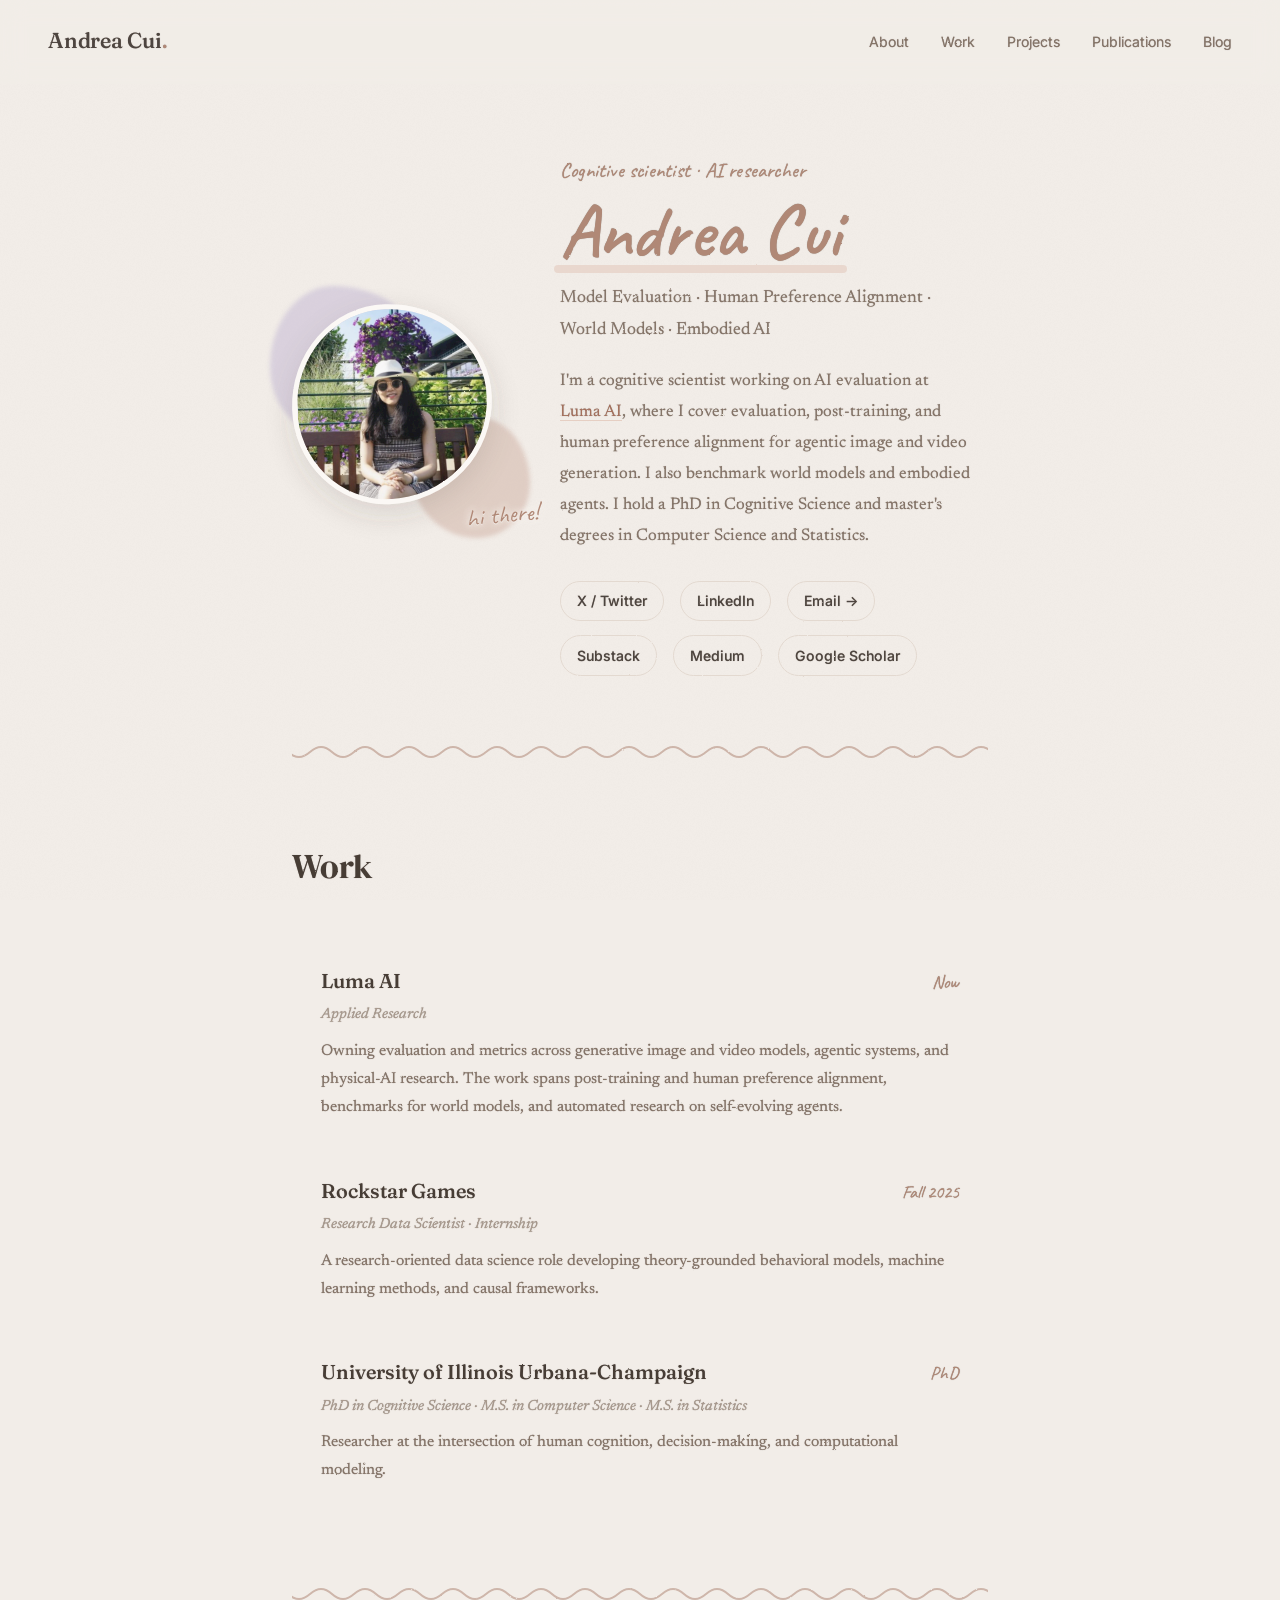
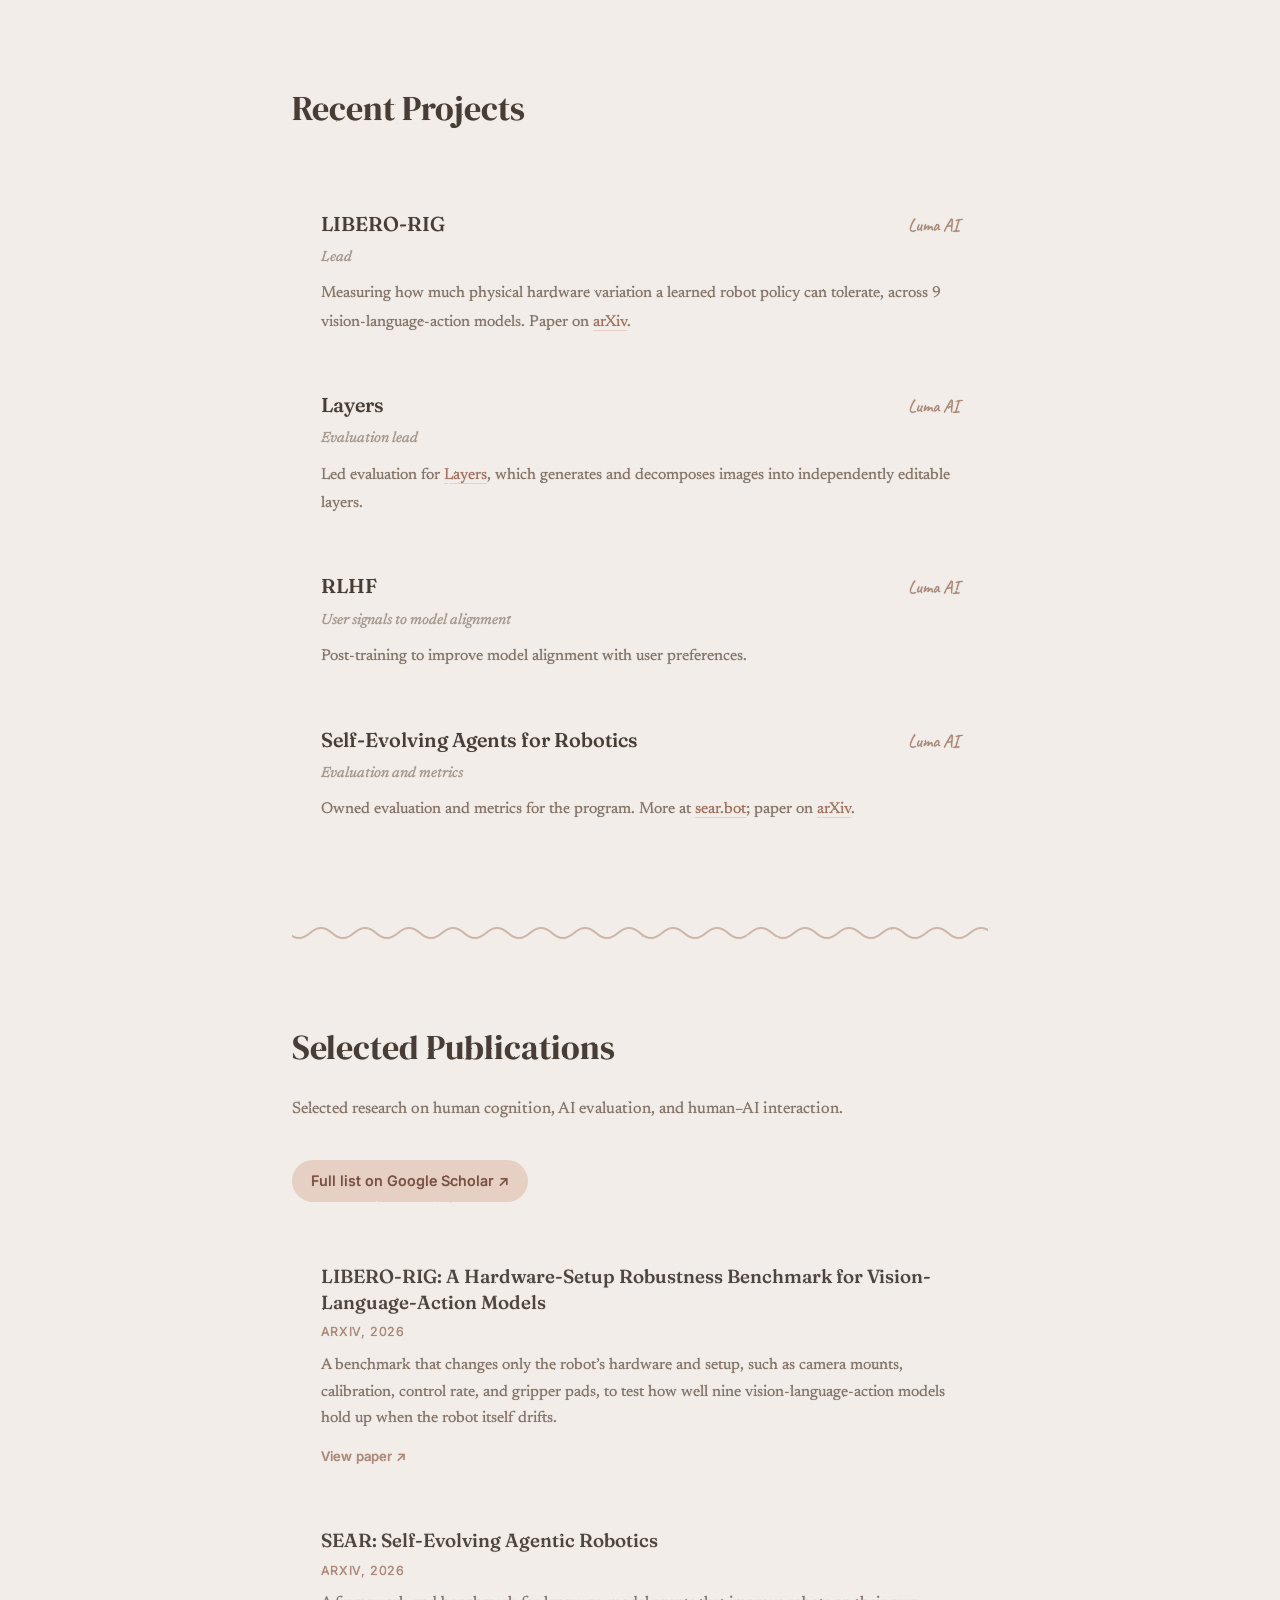
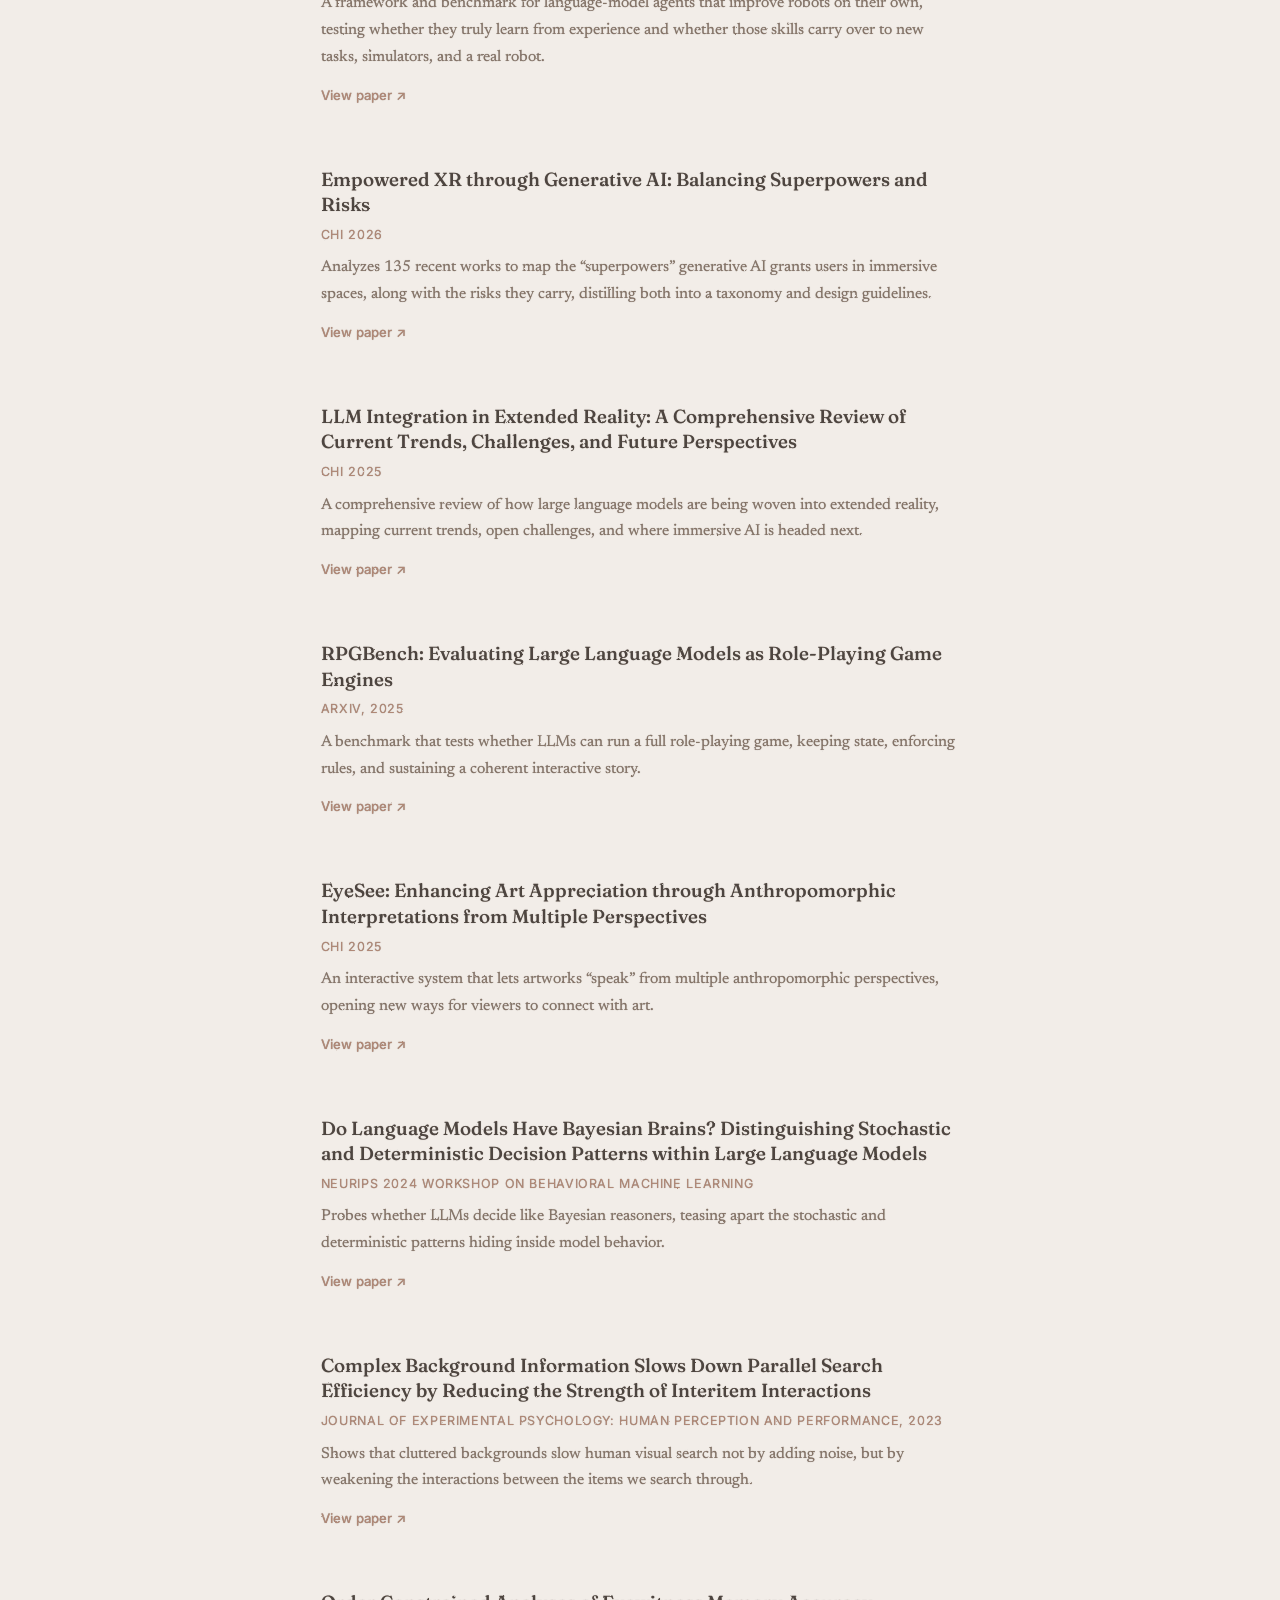
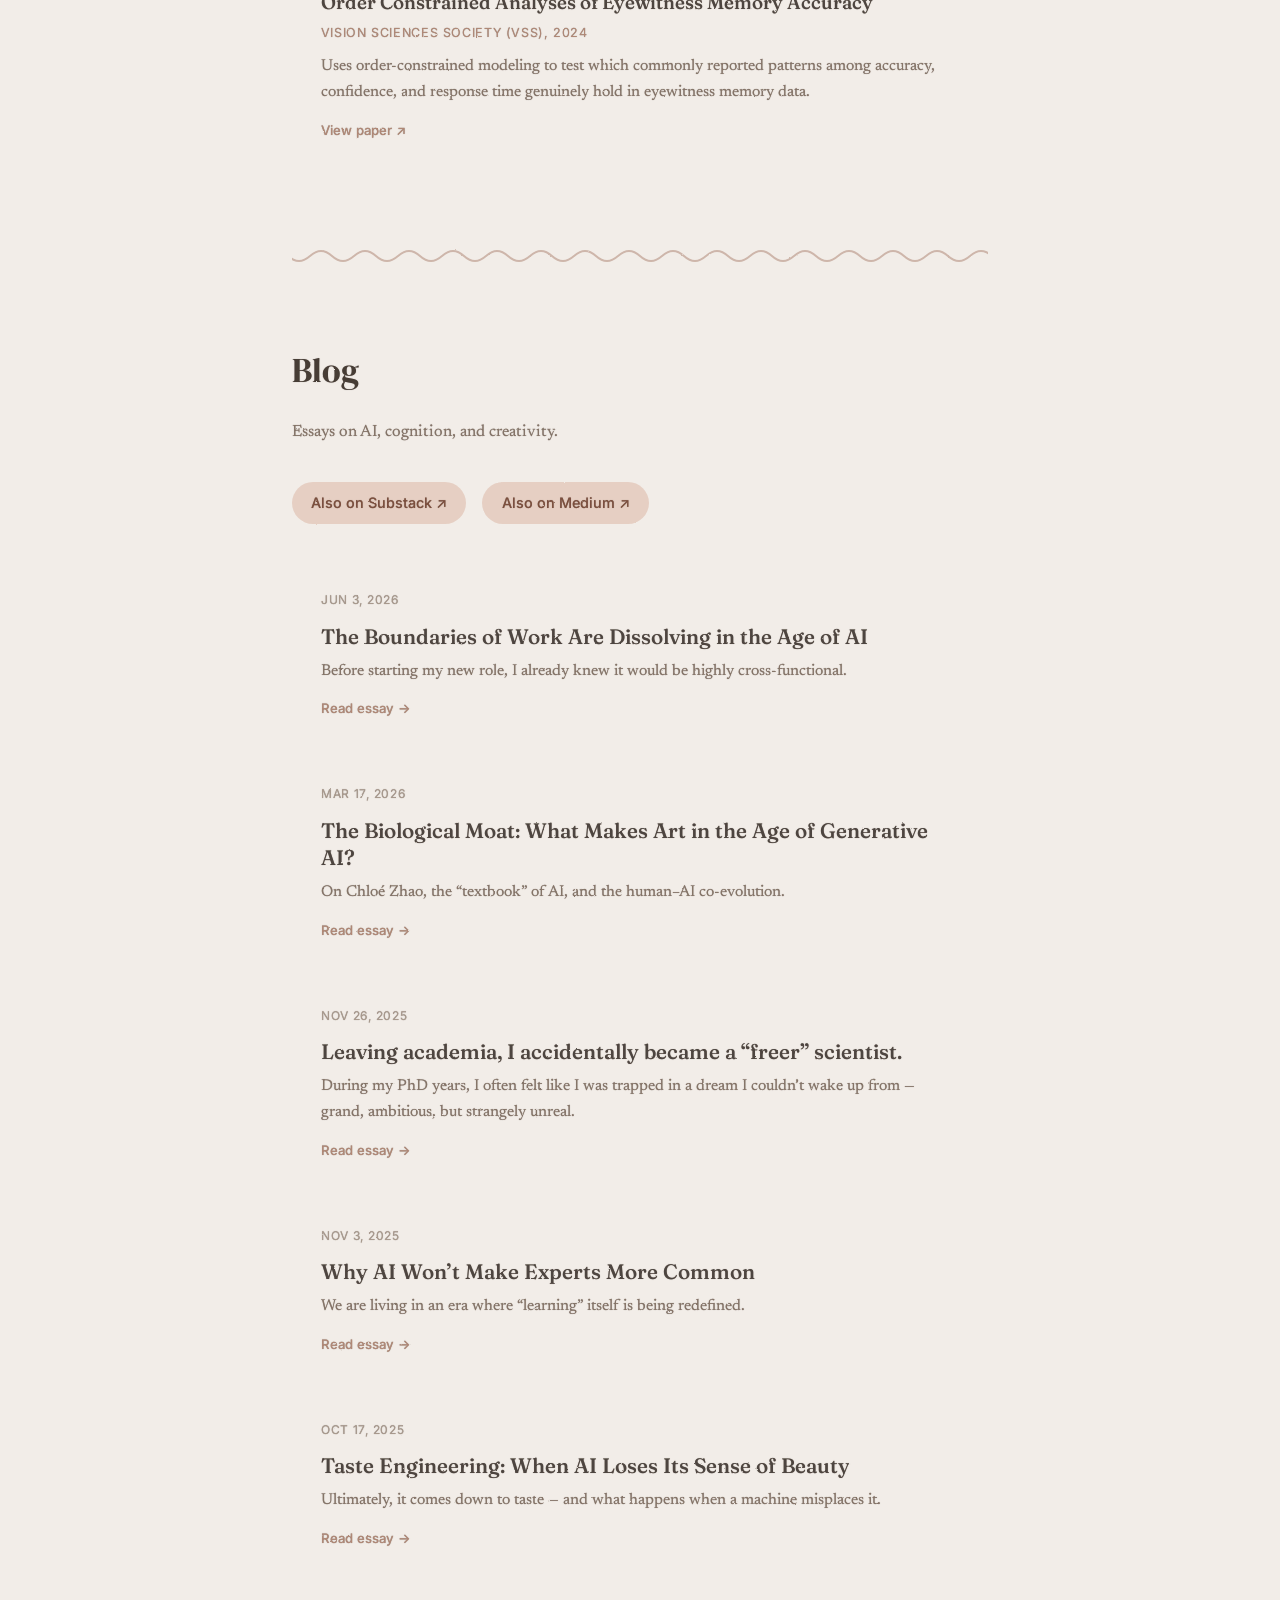
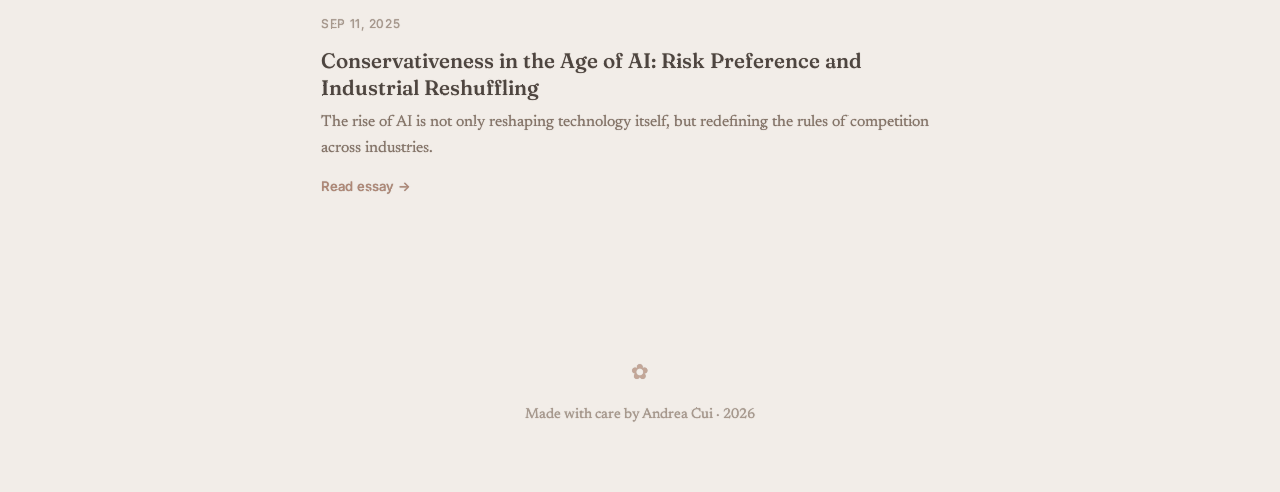
<file: index.html>
<!DOCTYPE html>
<html lang="en">
<head>
    <meta charset="UTF-8">
    <meta name="viewport" content="width=device-width, initial-scale=1.0">
    <title>Andrea Cui</title>
    <link rel="stylesheet" href="style.css">
    <link rel="preconnect" href="https://fonts.googleapis.com">
    <link rel="preconnect" href="https://fonts.gstatic.com" crossorigin>
    <link href="https://fonts.googleapis.com/css2?family=Caveat:wght@500;600&family=DM+Serif+Display:ital@0;1&family=Fraunces:ital,opsz,wght@0,9..144,400;0,9..144,500;0,9..144,600;1,9..144,400;1,9..144,500&family=Inter:wght@400;500&family=Newsreader:ital,opsz,wght@0,6..72,300;0,6..72,400;0,6..72,500;1,6..72,400&display=swap" rel="stylesheet">
</head>
<body>
    <svg width="0" height="0" style="position:absolute" aria-hidden="true">
        <filter id="ink-rough">
            <feTurbulence type="fractalNoise" baseFrequency="0.85" numOctaves="2" seed="3" result="noise"/>
            <feDisplacementMap in="SourceGraphic" in2="noise" scale="1.6" xChannelSelector="R" yChannelSelector="G"/>
        </filter>
    </svg>
    <div class="grain" aria-hidden="true"></div>

    <nav>
        <a href="#" class="nav-name">Andrea Cui<span class="nav-dot">.</span></a>
        <div class="nav-links">
            <a href="#about">About</a>
            <a href="#work">Work</a>
            <a href="#projects">Projects</a>
            <a href="#publications">Publications</a>
            <a href="#blog">Blog</a>
        </div>
    </nav>

    <main>
        <section id="about" class="hero">
            <div class="hero-photo">
                <span class="blob blob-lilac" aria-hidden="true"></span>
                <span class="blob blob-clay" aria-hidden="true"></span>
                <img src="profile.png" alt="Andrea Cui" class="portrait">
                <span class="photo-note">hi there!</span>
            </div>
            <div class="hero-text">
                <p class="eyebrow">Cognitive scientist &middot; AI researcher</p>
                <h1><span class="name-accent">Andrea Cui</span></h1>
                <p class="subtitle">Model&nbsp;Evaluation &middot; Human&nbsp;Preference&nbsp;Alignment &middot; World&nbsp;Models &middot; Embodied&nbsp;AI</p>
                <p class="bio">I'm a cognitive scientist working on AI evaluation at <a href="https://lumalabs.ai" target="_blank">Luma&nbsp;AI</a>, where I cover evaluation, post-training, and human preference alignment for agentic image and video generation. I also benchmark world models and embodied agents. I hold a PhD in Cognitive Science and master's degrees in Computer Science and Statistics.</p>
                <div class="social-links">
                    <div class="social-row">
                        <a href="https://x.com/andrea_cui123" target="_blank">X / Twitter</a>
                        <a href="https://www.linkedin.com/in/y-cui/" target="_blank">LinkedIn</a>
                        <a href="mailto:cyui137@gmail.com">Email <span class="arrow">&rarr;</span></a>
                    </div>
                    <div class="social-row">
                        <a href="https://dearandrea27.substack.com" target="_blank">Substack</a>
                        <a href="https://medium.com/@ycui137" target="_blank">Medium</a>
                        <a href="https://scholar.google.com/citations?user=rv8IWYAAAAAJ&hl=en" target="_blank">Google Scholar</a>
                    </div>
                </div>
            </div>
        </section>

        <div class="squiggle" aria-hidden="true"></div>

        <section id="work">
            <h2><span class="h2-mark">Work</span></h2>
            <div class="work-list">
                <div class="work-item">
                    <div class="work-header">
                        <h3>Luma AI</h3>
                        <span class="work-date">Now</span>
                    </div>
                    <p class="work-role">Applied Research</p>
                    <p>Owning evaluation and metrics across generative image and video models, agentic systems, and physical-AI research. The work spans post-training and human preference alignment, benchmarks for world models, and automated research on self-evolving agents.</p>
                </div>
                <div class="work-item">
                    <div class="work-header">
                        <h3>Rockstar Games</h3>
                        <span class="work-date">Fall 2025</span>
                    </div>
                    <p class="work-role">Research Data Scientist &middot; Internship</p>
                    <p>A research-oriented data science role developing theory-grounded behavioral models, machine learning methods, and causal frameworks.</p>
                </div>
                <div class="work-item">
                    <div class="work-header">
                        <h3>University of Illinois Urbana-Champaign</h3>
                        <span class="work-date">PhD</span>
                    </div>
                    <p class="work-role">PhD in Cognitive Science &middot; M.S. in Computer Science &middot; M.S. in Statistics</p>
                    <p>Researcher at the intersection of human cognition, decision-making, and computational modeling.</p>
                </div>
            </div>
        </section>

        <div class="squiggle" aria-hidden="true"></div>

        <section id="projects">
            <h2><span class="h2-mark">Recent Projects</span></h2>
            <div class="work-list">
                <div class="work-item">
                    <div class="work-header">
                        <h3>LIBERO-RIG</h3>
                        <span class="work-date">Luma AI</span>
                    </div>
                    <p class="work-role">Lead</p>
                    <p>Measuring how much physical hardware variation a learned robot policy can tolerate, across 9 vision-language-action models. Paper on <a href="https://arxiv.org/abs/2610.18843" target="_blank" rel="noopener">arXiv</a>.</p>
                </div>
                <div class="work-item">
                    <div class="work-header">
                        <h3>Layers</h3>
                        <span class="work-date">Luma AI</span>
                    </div>
                    <p class="work-role">Evaluation lead</p>
                    <p>Led evaluation for <a href="https://lumalabs.ai/news/introducing-layers" target="_blank" rel="noopener">Layers</a>, which generates and decomposes images into independently editable layers.</p>
                </div>
                <div class="work-item">
                    <div class="work-header">
                        <h3>RLHF</h3>
                        <span class="work-date">Luma AI</span>
                    </div>
                    <p class="work-role">User signals to model alignment</p>
                    <p>Post-training to improve model alignment with user preferences.</p>
                </div>
                <div class="work-item">
                    <div class="work-header">
                        <h3>Self-Evolving Agents for Robotics</h3>
                        <span class="work-date">Luma AI</span>
                    </div>
                    <p class="work-role">Evaluation and metrics</p>
                    <p>Owned evaluation and metrics for the program. More at <a href="https://sear.bot" target="_blank" rel="noopener">sear.bot</a>; paper on <a href="https://arxiv.org/abs/2610.18792" target="_blank" rel="noopener">arXiv</a>.</p>
                </div>
            </div>
        </section>

        <div class="squiggle" aria-hidden="true"></div>

        <section id="publications">
            <h2><span class="h2-mark">Selected Publications</span></h2>
            <p class="blog-intro">Selected research on human cognition, AI evaluation, and human&ndash;AI interaction.</p>
            <div class="blog-mirrors">
                <a href="https://scholar.google.com/citations?user=rv8IWYAAAAAJ&hl=en" target="_blank" rel="noopener">Full list on Google Scholar <span class="mirror-arrow">&nearr;</span></a>
            </div>
            <div class="pub-list">
                <a class="pub-item" href="https://arxiv.org/abs/2610.18843" target="_blank" rel="noopener">
                    <h3>LIBERO-RIG: A Hardware-Setup Robustness Benchmark for Vision-Language-Action Models</h3>
                    <p class="pub-venue">arXiv, 2026</p>
                    <p class="pub-tldr">A benchmark that changes only the robot&rsquo;s hardware and setup, such as camera mounts, calibration, control rate, and gripper pads, to test how well nine vision-language-action models hold up when the robot itself drifts.</p>
                    <span class="pub-link">View paper &nearr;</span>
                </a>
                <a class="pub-item" href="https://arxiv.org/abs/2610.18792" target="_blank" rel="noopener">
                    <h3>SEAR: Self-Evolving Agentic Robotics</h3>
                    <p class="pub-venue">arXiv, 2026</p>
                    <p class="pub-tldr">A framework and benchmark for language-model agents that improve robots on their own, testing whether they truly learn from experience and whether those skills carry over to new tasks, simulators, and a real robot.</p>
                    <span class="pub-link">View paper &nearr;</span>
                </a>
                <a class="pub-item" href="https://dl.acm.org/doi/10.1145/3772318.3791307" target="_blank" rel="noopener">
                    <h3>Empowered XR through Generative AI: Balancing Superpowers and Risks</h3>
                    <p class="pub-venue">CHI 2026</p>
                    <p class="pub-tldr">Analyzes 135 recent works to map the &ldquo;superpowers&rdquo; generative AI grants users in immersive spaces, along with the risks they carry, distilling both into a taxonomy and design guidelines.</p>
                    <span class="pub-link">View paper &nearr;</span>
                </a>
                <a class="pub-item" href="https://dl.acm.org/doi/10.1145/3706598.3714224" target="_blank" rel="noopener">
                    <h3>LLM Integration in Extended Reality: A Comprehensive Review of Current Trends, Challenges, and Future Perspectives</h3>
                    <p class="pub-venue">CHI 2025</p>
                    <p class="pub-tldr">A comprehensive review of how large language models are being woven into extended reality, mapping current trends, open challenges, and where immersive AI is headed next.</p>
                    <span class="pub-link">View paper &nearr;</span>
                </a>
                <a class="pub-item" href="https://arxiv.org/abs/2502.00595" target="_blank" rel="noopener">
                    <h3>RPGBench: Evaluating Large Language Models as Role-Playing Game Engines</h3>
                    <p class="pub-venue">arXiv, 2025</p>
                    <p class="pub-tldr">A benchmark that tests whether LLMs can run a full role-playing game, keeping state, enforcing rules, and sustaining a coherent interactive story.</p>
                    <span class="pub-link">View paper &nearr;</span>
                </a>
                <a class="pub-item" href="https://dl.acm.org/doi/10.1145/3706598.3714042" target="_blank" rel="noopener">
                    <h3>EyeSee: Enhancing Art Appreciation through Anthropomorphic Interpretations from Multiple Perspectives</h3>
                    <p class="pub-venue">CHI 2025</p>
                    <p class="pub-tldr">An interactive system that lets artworks &ldquo;speak&rdquo; from multiple anthropomorphic perspectives, opening new ways for viewers to connect with art.</p>
                    <span class="pub-link">View paper &nearr;</span>
                </a>
                <a class="pub-item" href="https://arxiv.org/abs/2506.10268" target="_blank" rel="noopener">
                    <h3>Do Language Models Have Bayesian Brains? Distinguishing Stochastic and Deterministic Decision Patterns within Large Language Models</h3>
                    <p class="pub-venue">NeurIPS 2024 Workshop on Behavioral Machine Learning</p>
                    <p class="pub-tldr">Probes whether LLMs decide like Bayesian reasoners, teasing apart the stochastic and deterministic patterns hiding inside model behavior.</p>
                    <span class="pub-link">View paper &nearr;</span>
                </a>
                <a class="pub-item" href="https://doi.org/10.1037/xhp0001130" target="_blank" rel="noopener">
                    <h3>Complex Background Information Slows Down Parallel Search Efficiency by Reducing the Strength of Interitem Interactions</h3>
                    <p class="pub-venue">Journal of Experimental Psychology: Human Perception and Performance, 2023</p>
                    <p class="pub-tldr">Shows that cluttered backgrounds slow human visual search not by adding noise, but by weakening the interactions between the items we search through.</p>
                    <span class="pub-link">View paper &nearr;</span>
                </a>
                <a class="pub-item" href="https://jov.arvojournals.org/article.aspx?articleid=2800979" target="_blank" rel="noopener">
                    <h3>Order Constrained Analyses of Eyewitness Memory Accuracy</h3>
                    <p class="pub-venue">Vision Sciences Society (VSS), 2024</p>
                    <p class="pub-tldr">Uses order-constrained modeling to test which commonly reported patterns among accuracy, confidence, and response time genuinely hold in eyewitness memory data.</p>
                    <span class="pub-link">View paper &nearr;</span>
                </a>
            </div>
        </section>

        <div class="squiggle" aria-hidden="true"></div>

        <section id="blog">
            <h2><span class="h2-mark">Blog</span></h2>
            <p class="blog-intro">Essays on AI, cognition, and creativity.</p>
            <div class="blog-mirrors">
                <a href="https://dearandrea27.substack.com" target="_blank" rel="noopener">Also on Substack <span class="mirror-arrow">&nearr;</span></a>
                <a href="https://medium.com/@ycui137" target="_blank" rel="noopener">Also on Medium <span class="mirror-arrow">&nearr;</span></a>
            </div>
            <div class="blog-list" id="blog-list">
                <a class="blog-post" href="essays/the-boundaries-of-work-are-dissolving.html">
                    <span class="blog-date">Jun 3, 2026</span>
                    <h3>The Boundaries of Work Are Dissolving in the Age of AI</h3>
                    <p>Before starting my new role, I already knew it would be highly cross-functional.</p>
                    <span class="blog-read">Read essay &rarr;</span>
                </a>
                <a class="blog-post" href="essays/the-biological-moat-what-makes-art.html">
                    <span class="blog-date">Mar 17, 2026</span>
                    <h3>The Biological Moat: What Makes Art in the Age of Generative AI?</h3>
                    <p>On Chlo&eacute; Zhao, the &ldquo;textbook&rdquo; of AI, and the human&ndash;AI co-evolution.</p>
                    <span class="blog-read">Read essay &rarr;</span>
                </a>
                <a class="blog-post" href="essays/leaving-academia-i-accidentally-became.html">
                    <span class="blog-date">Nov 26, 2025</span>
                    <h3>Leaving academia, I accidentally became a &ldquo;freer&rdquo; scientist.</h3>
                    <p>During my PhD years, I often felt like I was trapped in a dream I couldn&rsquo;t wake up from &mdash; grand, ambitious, but strangely unreal.</p>
                    <span class="blog-read">Read essay &rarr;</span>
                </a>
                <a class="blog-post" href="essays/why-ai-wont-make-experts-more-common.html">
                    <span class="blog-date">Nov 3, 2025</span>
                    <h3>Why AI Won&rsquo;t Make Experts More Common</h3>
                    <p>We are living in an era where &ldquo;learning&rdquo; itself is being redefined.</p>
                    <span class="blog-read">Read essay &rarr;</span>
                </a>
                <a class="blog-post" href="essays/taste-engineering-when-ai-loses-its.html">
                    <span class="blog-date">Oct 17, 2025</span>
                    <h3>Taste Engineering: When AI Loses Its Sense of Beauty</h3>
                    <p>Ultimately, it comes down to taste &mdash; and what happens when a machine misplaces it.</p>
                    <span class="blog-read">Read essay &rarr;</span>
                </a>
                <a class="blog-post" href="essays/conservativeness-in-the-age-of-ai.html">
                    <span class="blog-date">Sep 11, 2025</span>
                    <h3>Conservativeness in the Age of AI: Risk Preference and Industrial Reshuffling</h3>
                    <p>The rise of AI is not only reshaping technology itself, but redefining the rules of competition across industries.</p>
                    <span class="blog-read">Read essay &rarr;</span>
                </a>
            </div>
        </section>
    </main>

    <footer>
        <span class="footer-flourish" aria-hidden="true">&#10047;</span>
        <p>Made with care by Andrea Cui &middot; 2026</p>
    </footer>

    <script src="brush.js" defer></script>
</body>
</html>
</file>
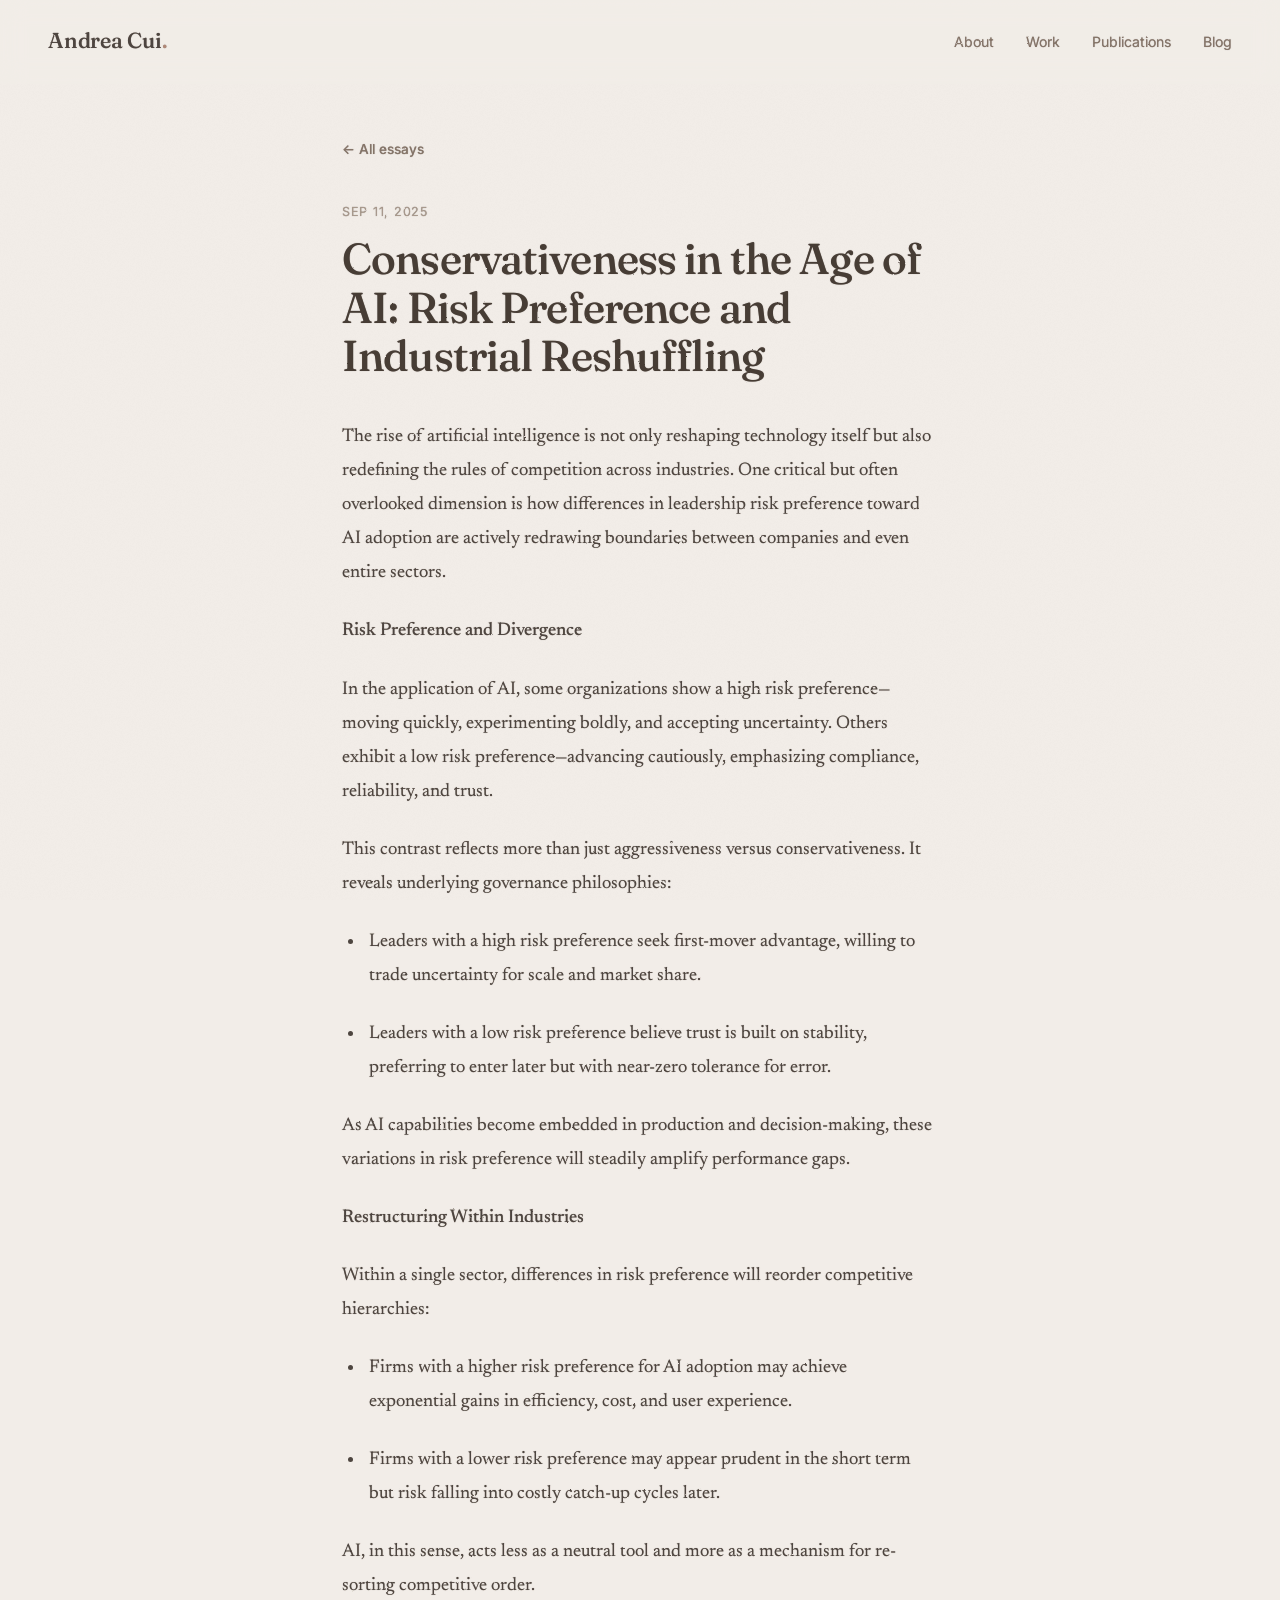
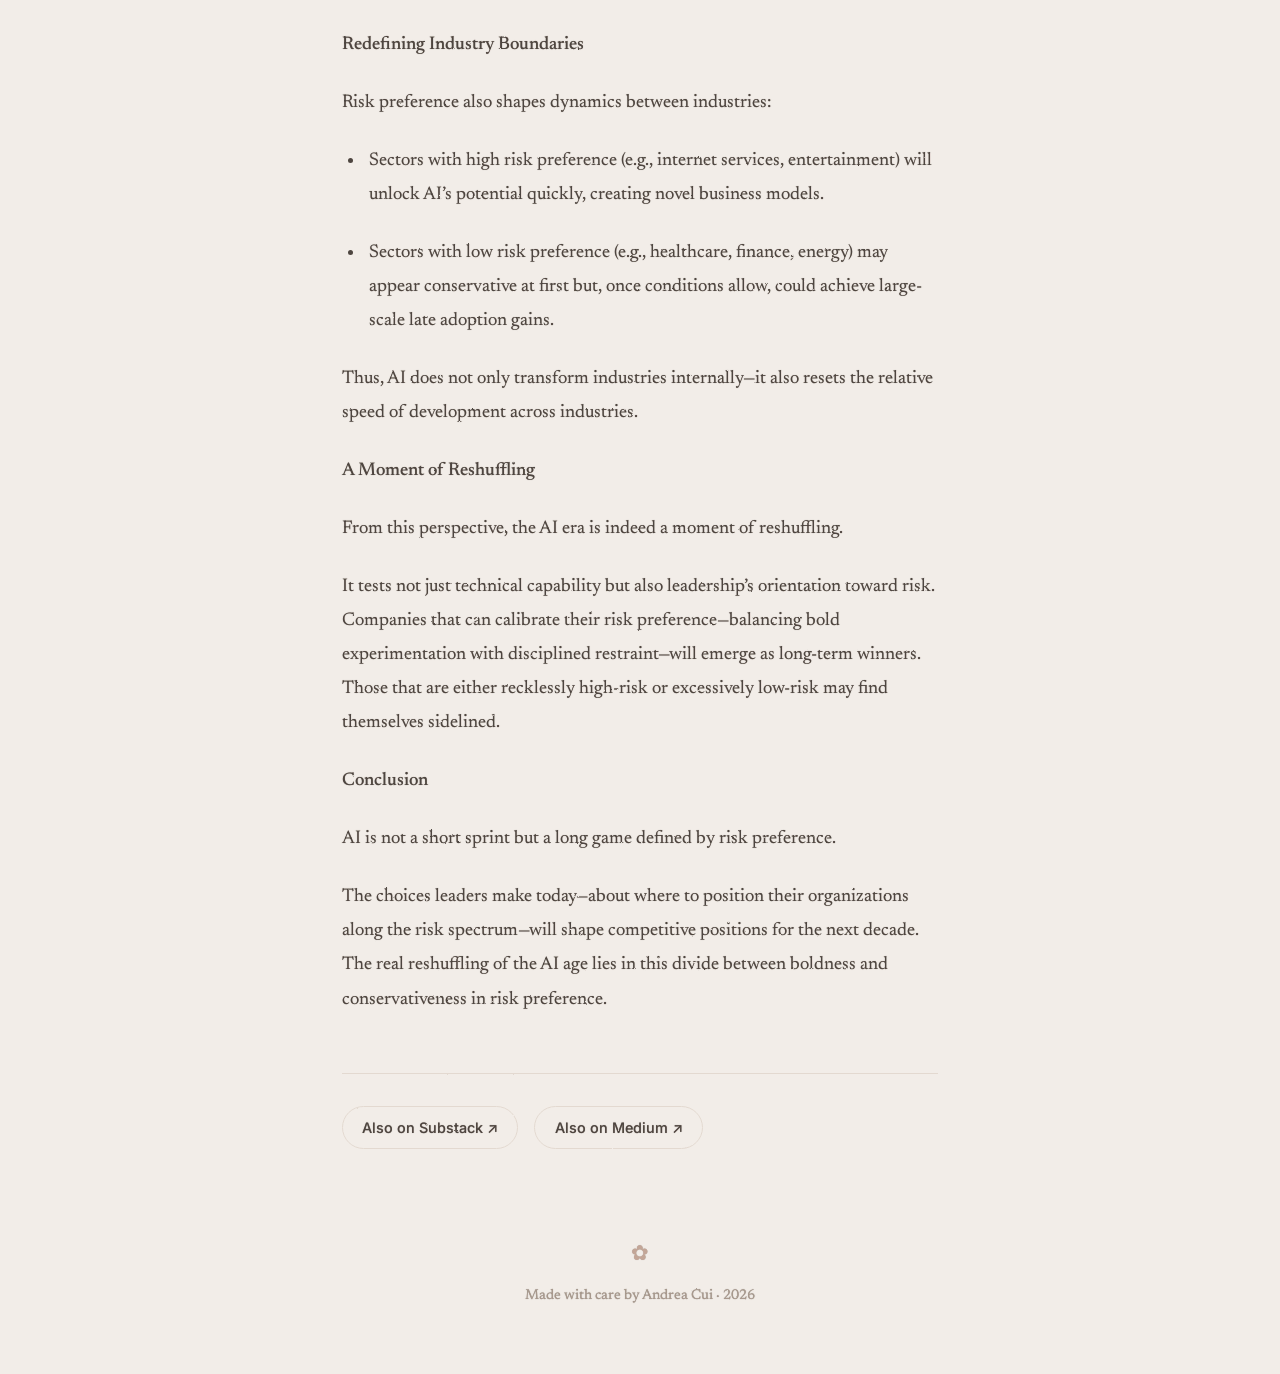
<file: essays/conservativeness-in-the-age-of-ai.html>
<!DOCTYPE html>
<html lang="en">
<head>
    <meta charset="UTF-8">
    <meta name="viewport" content="width=device-width, initial-scale=1.0">
    <title>Conservativeness in the Age of AI: Risk Preference and Industrial Reshuffling &middot; Andrea Cui</title>
    <link rel="canonical" href="https://andreayyc.github.io/essays/conservativeness-in-the-age-of-ai.html">
    <meta name="description" content="The rise of artificial intelligence is not only reshaping technology itself but also redefining the rules of competition across industries. One critical bu…">
    <link rel="stylesheet" href="../style.css">
    <link rel="preconnect" href="https://fonts.googleapis.com">
    <link rel="preconnect" href="https://fonts.gstatic.com" crossorigin>
    <link href="https://fonts.googleapis.com/css2?family=Caveat:wght@500;600&family=DM+Serif+Display:ital@0;1&family=Fraunces:ital,opsz,wght@0,9..144,400;0,9..144,500;0,9..144,600;1,9..144,400;1,9..144,500&family=Inter:wght@400;500&family=Newsreader:ital,opsz,wght@0,6..72,300;0,6..72,400;0,6..72,500;1,6..72,400&display=swap" rel="stylesheet">
</head>
<body>
    <svg width="0" height="0" style="position:absolute" aria-hidden="true">
        <filter id="ink-rough">
            <feTurbulence type="fractalNoise" baseFrequency="0.85" numOctaves="2" seed="3" result="noise"/>
            <feDisplacementMap in="SourceGraphic" in2="noise" scale="1.6" xChannelSelector="R" yChannelSelector="G"/>
        </filter>
    </svg>
    <div class="grain" aria-hidden="true"></div>
    <nav>
        <a href="../index.html" class="nav-name">Andrea Cui<span class="nav-dot">.</span></a>
        <div class="nav-links">
            <a href="../index.html#about">About</a>
            <a href="../index.html#work">Work</a>
            <a href="../index.html#publications">Publications</a>
            <a href="../index.html#blog">Blog</a>
        </div>
    </nav>
    <main class="essay">
        <a class="essay-back" href="../index.html#blog">&larr; All essays</a>
        <p class="essay-date">Sep 11, 2025</p>
        <h1 class="essay-title">Conservativeness in the Age of AI: Risk Preference and Industrial Reshuffling</h1>
        <article class="essay-body">
<p>The rise of artificial intelligence is not only reshaping technology itself but also redefining the rules of competition across industries. One critical but often overlooked dimension is how differences in leadership risk preference toward AI adoption are actively redrawing boundaries between companies and even entire sectors.</p><p><strong>Risk Preference and Divergence</strong></p><p>In the application of AI, some organizations show a high risk preference&#8212;moving quickly, experimenting boldly, and accepting uncertainty. Others exhibit a low risk preference&#8212;advancing cautiously, emphasizing compliance, reliability, and trust.</p><p>This contrast reflects more than just aggressiveness versus conservativeness. It reveals underlying governance philosophies:</p><ul><li><p>Leaders with a high risk preference seek first-mover advantage, willing to trade uncertainty for scale and market share.</p></li><li><p>Leaders with a low risk preference believe trust is built on stability, preferring to enter later but with near-zero tolerance for error.</p></li></ul><p>As AI capabilities become embedded in production and decision-making, these variations in risk preference will steadily amplify performance gaps.</p><p><strong>Restructuring Within Industries</strong></p><p>Within a single sector, differences in risk preference will reorder competitive hierarchies:</p><ul><li><p>Firms with a higher risk preference for AI adoption may achieve exponential gains in efficiency, cost, and user experience.</p></li><li><p>Firms with a lower risk preference may appear prudent in the short term but risk falling into costly catch-up cycles later.</p></li></ul><p>AI, in this sense, acts less as a neutral tool and more as a mechanism for re-sorting competitive order.</p><p><strong>Redefining Industry Boundaries</strong></p><p>Risk preference also shapes dynamics between industries:</p><ul><li><p>Sectors with high risk preference (e.g., internet services, entertainment) will unlock AI&#8217;s potential quickly, creating novel business models.</p></li><li><p>Sectors with low risk preference (e.g., healthcare, finance, energy) may appear conservative at first but, once conditions allow, could achieve large-scale late adoption gains.</p></li></ul><p>Thus, AI does not only transform industries internally&#8212;it also resets the relative speed of development across industries.</p><p><strong>A Moment of Reshuffling</strong></p><p>From this perspective, the AI era is indeed a moment of reshuffling.</p><p>It tests not just technical capability but also leadership&#8217;s orientation toward risk. Companies that can calibrate their risk preference&#8212;balancing bold experimentation with disciplined restraint&#8212;will emerge as long-term winners. Those that are either recklessly high-risk or excessively low-risk may find themselves sidelined.</p><p><strong>Conclusion</strong></p><p>AI is not a short sprint but a long game defined by risk preference.</p><p>The choices leaders make today&#8212;about where to position their organizations along the risk spectrum&#8212;will shape competitive positions for the next decade. The real reshuffling of the AI age lies in this divide between boldness and conservativeness in risk preference.</p>
        </article>
        <div class="essay-foot">
            <a class="essay-substack" href="https://dearandrea27.substack.com/p/conservativeness-in-the-age-of-ai" target="_blank" rel="noopener">Also on Substack &nearr;</a>
            <a class="essay-substack" href="https://medium.com/@ycui137" target="_blank" rel="noopener">Also on Medium &nearr;</a>
        </div>
    </main>
    <footer>
        <span class="footer-flourish" aria-hidden="true">&#10047;</span>
        <p>Made with care by Andrea Cui &middot; 2026</p>
    </footer>
    <script src="../brush.js" defer></script>
</body>
</html>
</file>
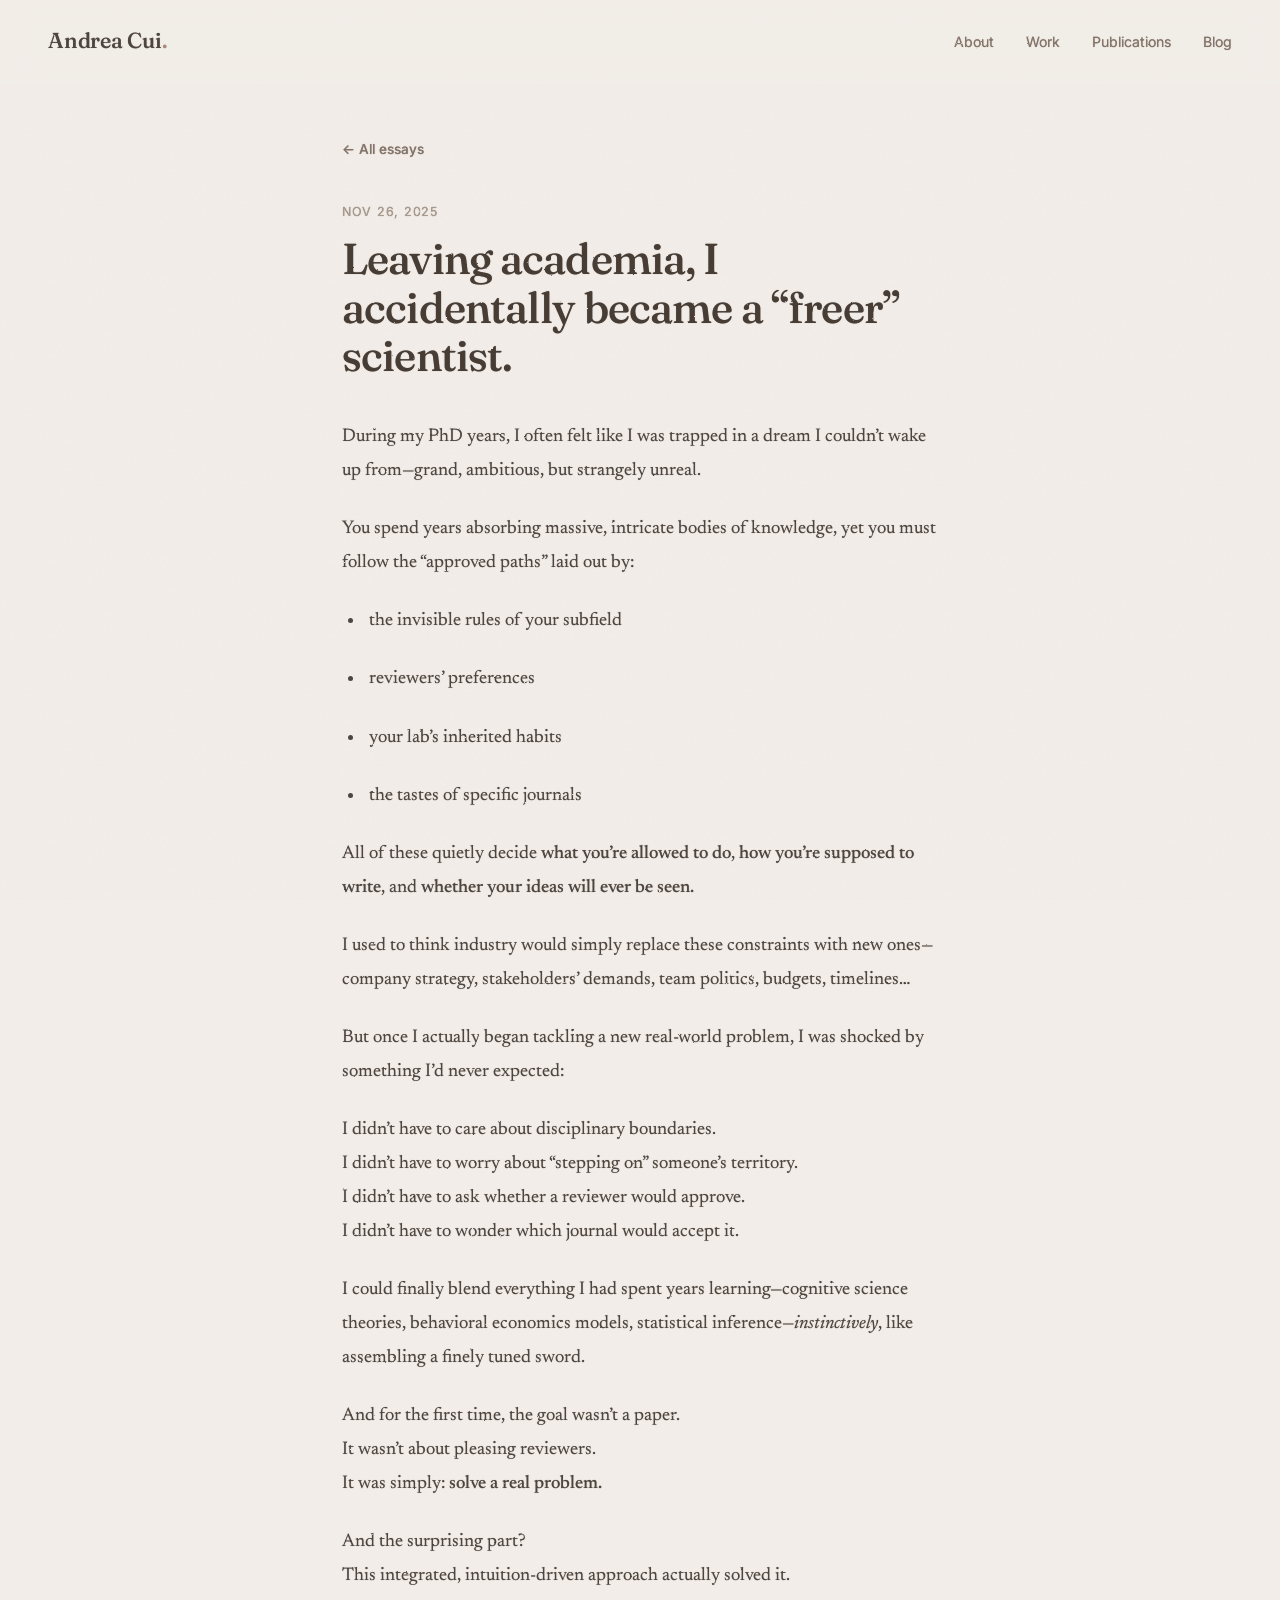
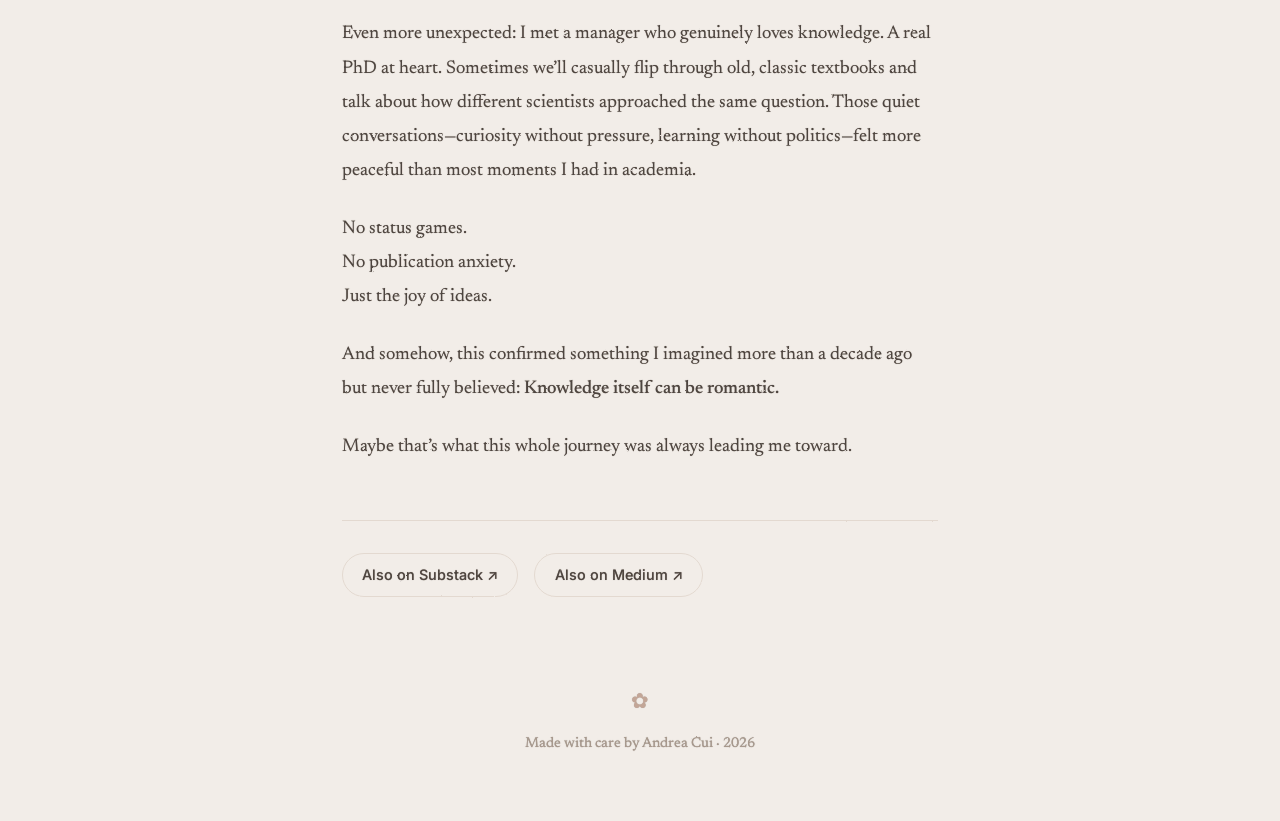
<file: essays/leaving-academia-i-accidentally-became.html>
<!DOCTYPE html>
<html lang="en">
<head>
    <meta charset="UTF-8">
    <meta name="viewport" content="width=device-width, initial-scale=1.0">
    <title>Leaving academia, I accidentally became a “freer” scientist. &middot; Andrea Cui</title>
    <link rel="canonical" href="https://andreayyc.github.io/essays/leaving-academia-i-accidentally-became.html">
    <meta name="description" content="During my PhD years, I often felt like I was trapped in a dream I couldn’t wake up from—grand, ambitious, but strangely unreal. You spend years absorbing m…">
    <link rel="stylesheet" href="../style.css">
    <link rel="preconnect" href="https://fonts.googleapis.com">
    <link rel="preconnect" href="https://fonts.gstatic.com" crossorigin>
    <link href="https://fonts.googleapis.com/css2?family=Caveat:wght@500;600&family=DM+Serif+Display:ital@0;1&family=Fraunces:ital,opsz,wght@0,9..144,400;0,9..144,500;0,9..144,600;1,9..144,400;1,9..144,500&family=Inter:wght@400;500&family=Newsreader:ital,opsz,wght@0,6..72,300;0,6..72,400;0,6..72,500;1,6..72,400&display=swap" rel="stylesheet">
</head>
<body>
    <svg width="0" height="0" style="position:absolute" aria-hidden="true">
        <filter id="ink-rough">
            <feTurbulence type="fractalNoise" baseFrequency="0.85" numOctaves="2" seed="3" result="noise"/>
            <feDisplacementMap in="SourceGraphic" in2="noise" scale="1.6" xChannelSelector="R" yChannelSelector="G"/>
        </filter>
    </svg>
    <div class="grain" aria-hidden="true"></div>
    <nav>
        <a href="../index.html" class="nav-name">Andrea Cui<span class="nav-dot">.</span></a>
        <div class="nav-links">
            <a href="../index.html#about">About</a>
            <a href="../index.html#work">Work</a>
            <a href="../index.html#publications">Publications</a>
            <a href="../index.html#blog">Blog</a>
        </div>
    </nav>
    <main class="essay">
        <a class="essay-back" href="../index.html#blog">&larr; All essays</a>
        <p class="essay-date">Nov 26, 2025</p>
        <h1 class="essay-title">Leaving academia, I accidentally became a “freer” scientist.</h1>
        <article class="essay-body">
<p>During my PhD years, I often felt like I was trapped in a dream I couldn&#8217;t wake up from&#8212;grand, ambitious, but strangely unreal.</p><p>You spend years absorbing massive, intricate bodies of knowledge, yet you must follow the &#8220;approved paths&#8221; laid out by:</p><ul><li><p>the invisible rules of your subfield</p></li><li><p>reviewers&#8217; preferences</p></li><li><p>your lab&#8217;s inherited habits</p></li><li><p>the tastes of specific journals</p></li></ul><p>All of these quietly decide <strong>what you&#8217;re allowed to do</strong>, <strong>how you&#8217;re supposed to write</strong>, and <strong>whether your ideas will ever be seen.</strong></p><p>I used to think industry would simply replace these constraints with new ones&#8212;company strategy, stakeholders&#8217; demands, team politics, budgets, timelines&#8230;</p><p>But once I actually began tackling a new real-world problem, I was shocked by something I&#8217;d never expected:</p><p>I didn&#8217;t have to care about disciplinary boundaries.<br>I didn&#8217;t have to worry about &#8220;stepping on&#8221; someone&#8217;s territory.<br>I didn&#8217;t have to ask whether a reviewer would approve.<br>I didn&#8217;t have to wonder which journal would accept it.</p><p>I could finally blend everything I had spent years learning&#8212;cognitive science theories, behavioral economics models, statistical inference&#8212;<em>instinctively</em>, like assembling a finely tuned sword.</p><p>And for the first time, the goal wasn&#8217;t a paper.<br>It wasn&#8217;t about pleasing reviewers.<br>It was simply: <strong>solve a real problem.</strong></p><p>And the surprising part?<br>This integrated, intuition-driven approach actually solved it.</p><p>Even more unexpected: I met a manager who genuinely loves knowledge. A real PhD at heart. Sometimes we&#8217;ll casually flip through old, classic textbooks and talk about how different scientists approached the same question. Those quiet conversations&#8212;curiosity without pressure, learning without politics&#8212;felt more peaceful than most moments I had in academia.</p><p>No status games.<br>No publication anxiety.<br>Just the joy of ideas.</p><p>And somehow, this confirmed something I imagined more than a decade ago but never fully believed: <strong>Knowledge itself can be romantic.</strong></p><p>Maybe that&#8217;s what this whole journey was always leading me toward.</p>
        </article>
        <div class="essay-foot">
            <a class="essay-substack" href="https://dearandrea27.substack.com/p/leaving-academia-i-accidentally-became" target="_blank" rel="noopener">Also on Substack &nearr;</a>
            <a class="essay-substack" href="https://medium.com/@ycui137" target="_blank" rel="noopener">Also on Medium &nearr;</a>
        </div>
    </main>
    <footer>
        <span class="footer-flourish" aria-hidden="true">&#10047;</span>
        <p>Made with care by Andrea Cui &middot; 2026</p>
    </footer>
    <script src="../brush.js" defer></script>
</body>
</html>
</file>
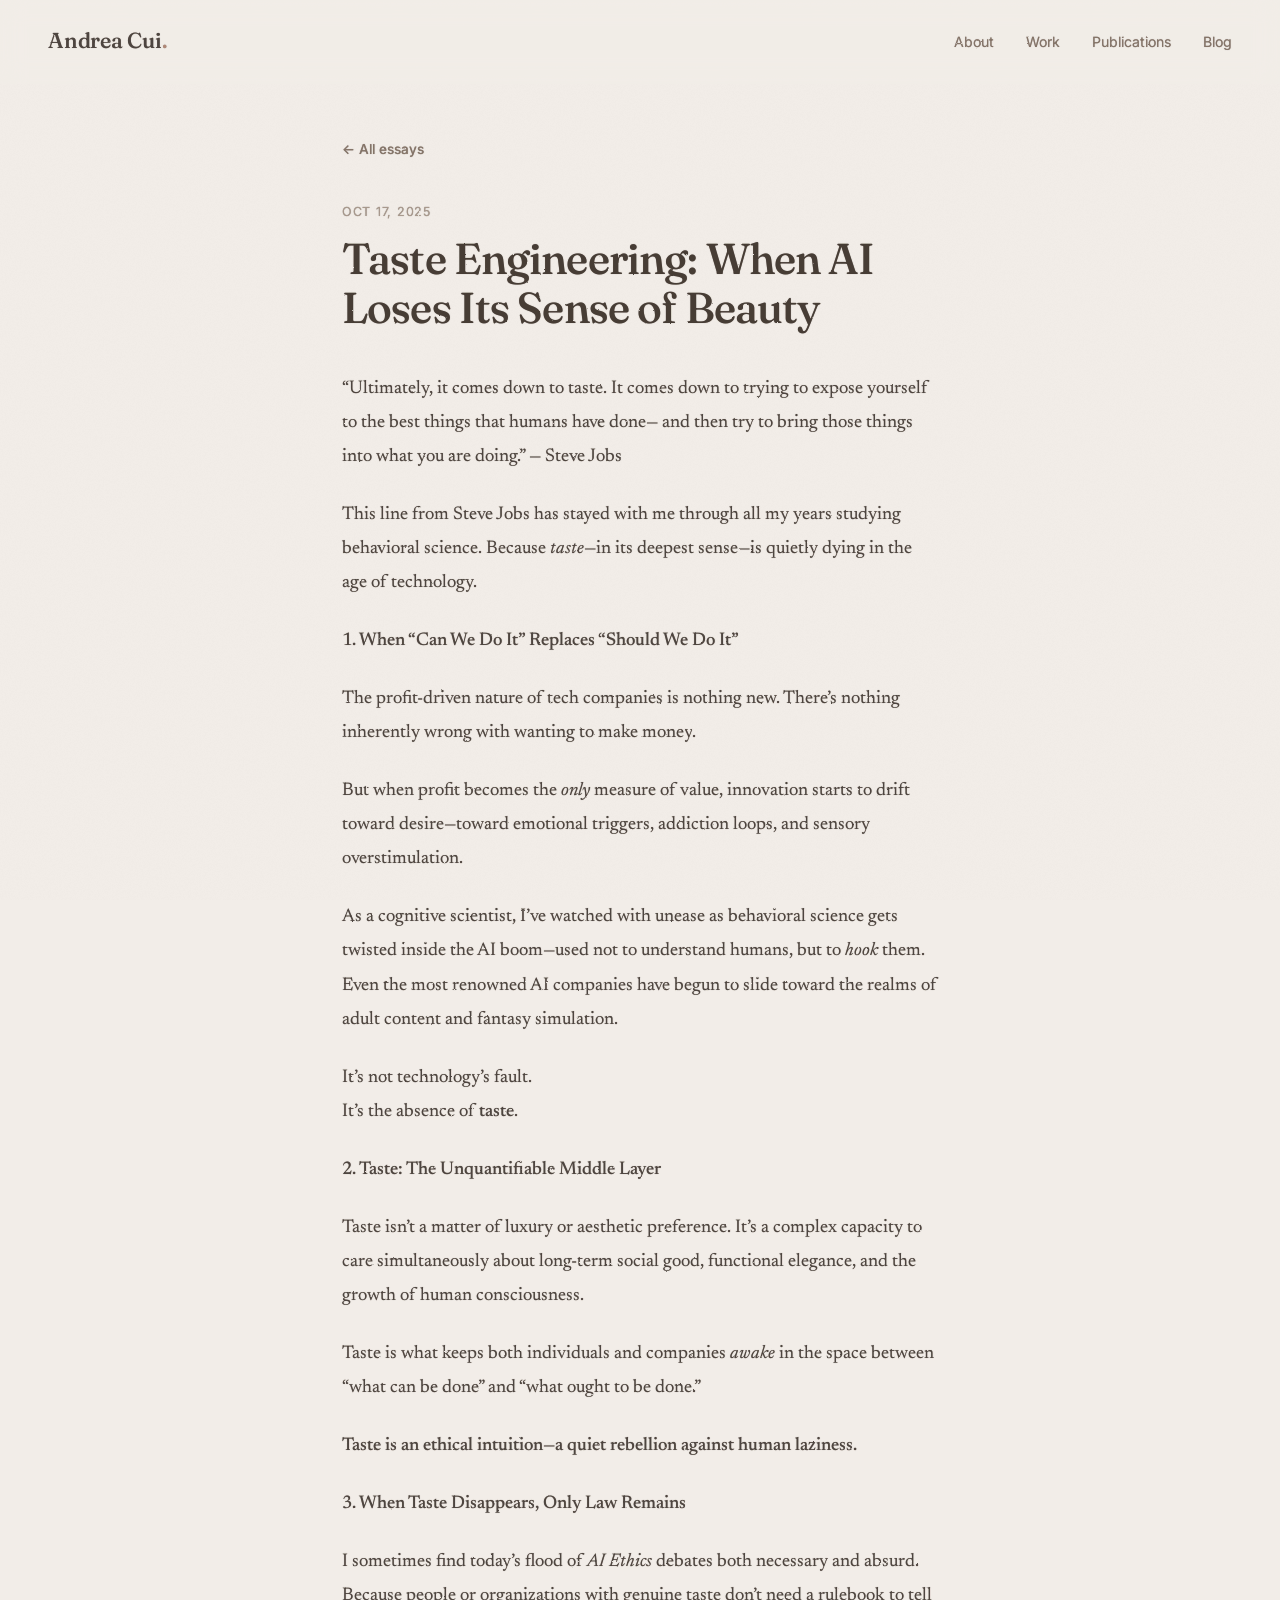
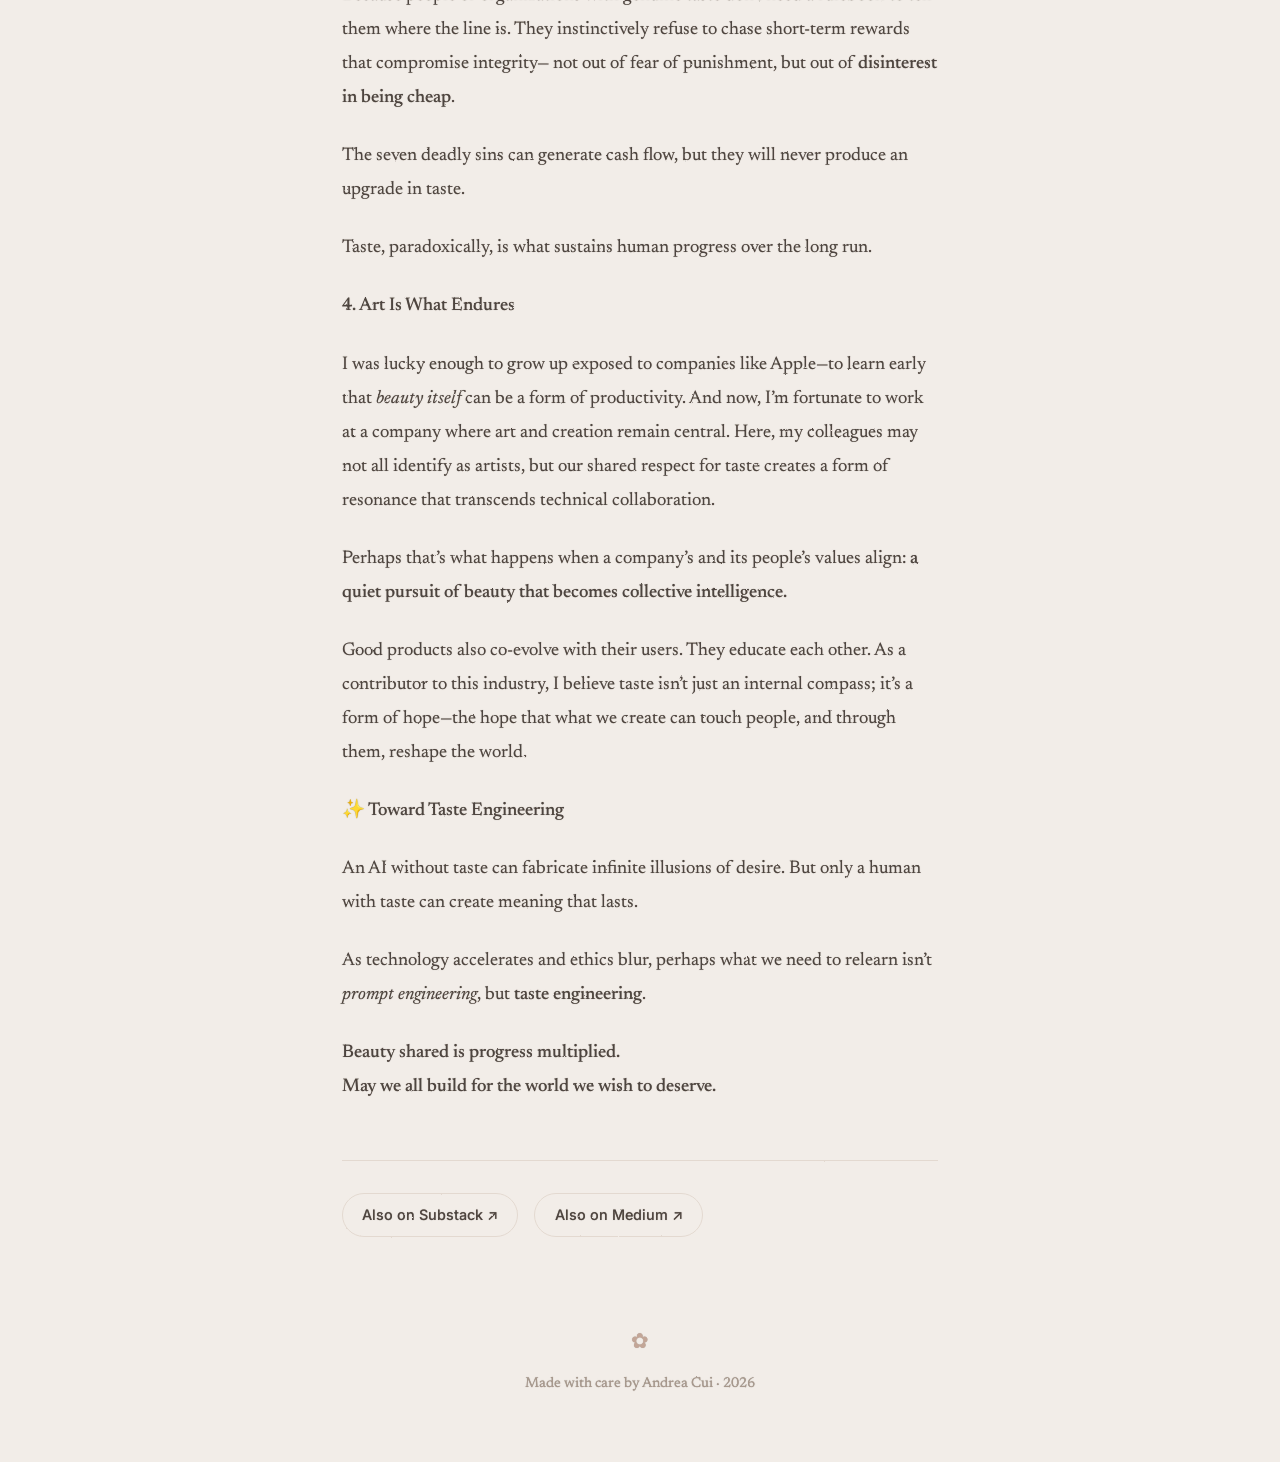
<file: essays/taste-engineering-when-ai-loses-its.html>
<!DOCTYPE html>
<html lang="en">
<head>
    <meta charset="UTF-8">
    <meta name="viewport" content="width=device-width, initial-scale=1.0">
    <title>Taste Engineering: When AI Loses Its Sense of Beauty &middot; Andrea Cui</title>
    <link rel="canonical" href="https://andreayyc.github.io/essays/taste-engineering-when-ai-loses-its.html">
    <meta name="description" content="“Ultimately, it comes down to taste. It comes down to trying to expose yourself to the best things that humans have done— and then try to bring those thing…">
    <link rel="stylesheet" href="../style.css">
    <link rel="preconnect" href="https://fonts.googleapis.com">
    <link rel="preconnect" href="https://fonts.gstatic.com" crossorigin>
    <link href="https://fonts.googleapis.com/css2?family=Caveat:wght@500;600&family=DM+Serif+Display:ital@0;1&family=Fraunces:ital,opsz,wght@0,9..144,400;0,9..144,500;0,9..144,600;1,9..144,400;1,9..144,500&family=Inter:wght@400;500&family=Newsreader:ital,opsz,wght@0,6..72,300;0,6..72,400;0,6..72,500;1,6..72,400&display=swap" rel="stylesheet">
</head>
<body>
    <svg width="0" height="0" style="position:absolute" aria-hidden="true">
        <filter id="ink-rough">
            <feTurbulence type="fractalNoise" baseFrequency="0.85" numOctaves="2" seed="3" result="noise"/>
            <feDisplacementMap in="SourceGraphic" in2="noise" scale="1.6" xChannelSelector="R" yChannelSelector="G"/>
        </filter>
    </svg>
    <div class="grain" aria-hidden="true"></div>
    <nav>
        <a href="../index.html" class="nav-name">Andrea Cui<span class="nav-dot">.</span></a>
        <div class="nav-links">
            <a href="../index.html#about">About</a>
            <a href="../index.html#work">Work</a>
            <a href="../index.html#publications">Publications</a>
            <a href="../index.html#blog">Blog</a>
        </div>
    </nav>
    <main class="essay">
        <a class="essay-back" href="../index.html#blog">&larr; All essays</a>
        <p class="essay-date">Oct 17, 2025</p>
        <h1 class="essay-title">Taste Engineering: When AI Loses Its Sense of Beauty</h1>
        <article class="essay-body">
<p>&#8220;Ultimately, it comes down to taste. It comes down to trying to expose yourself to the best things that humans have done&#8212; and then try to bring those things into what you are doing.&#8221; &#8212; Steve Jobs</p><p>This line from Steve Jobs has stayed with me through all my years studying behavioral science. Because <em>taste</em>&#8212;in its deepest sense&#8212;is quietly dying in the age of technology.</p><p><strong>1. When &#8220;Can We Do It&#8221; Replaces &#8220;Should We Do It&#8221;</strong></p><p>The profit-driven nature of tech companies is nothing new. There&#8217;s nothing inherently wrong with wanting to make money.</p><p>But when profit becomes the <em>only</em> measure of value, innovation starts to drift toward desire&#8212;toward emotional triggers, addiction loops, and sensory overstimulation.</p><p>As a cognitive scientist, I&#8217;ve watched with unease as behavioral science gets twisted inside the AI boom&#8212;used not to understand humans, but to <em>hook</em> them. Even the most renowned AI companies have begun to slide toward the realms of adult content and fantasy simulation.</p><p>It&#8217;s not technology&#8217;s fault.<br>It&#8217;s the absence of <strong>taste</strong>.</p><p><strong>2. Taste: The Unquantifiable Middle Layer</strong></p><p>Taste isn&#8217;t a matter of luxury or aesthetic preference. It&#8217;s a complex capacity to care simultaneously about long-term social good, functional elegance, and the growth of human consciousness.</p><p>Taste is what keeps both individuals and companies <em>awake </em>in the space between &#8220;what can be done&#8221; and &#8220;what ought to be done.&#8221;</p><p><strong>Taste is an ethical intuition&#8212;a quiet rebellion against human laziness.</strong></p><p><strong>3. When Taste Disappears, Only Law Remains</strong></p><p>I sometimes find today&#8217;s flood of <em>AI Ethics</em> debates both necessary and absurd. Because people or organizations with genuine taste don&#8217;t need a rulebook to tell them where the line is. They instinctively refuse to chase short-term rewards that compromise integrity&#8212; not out of fear of punishment, but out of <strong>disinterest in being cheap</strong>.</p><p>The seven deadly sins can generate cash flow, but they will never produce an upgrade in taste.</p><p>Taste, paradoxically, is what sustains human progress over the long run.</p><p><strong>4. Art Is What Endures</strong></p><p>I was lucky enough to grow up exposed to companies like Apple&#8212;to learn early that <em>beauty itself</em> can be a form of productivity. And now, I&#8217;m fortunate to work at a company where art and creation remain central. Here, my colleagues may not all identify as artists, but our shared respect for taste creates a form of resonance that transcends technical collaboration.</p><p>Perhaps that&#8217;s what happens when a company&#8217;s and its people&#8217;s values align: <strong>a quiet pursuit of beauty that becomes collective intelligence.</strong></p><p>Good products also co-evolve with their users. They educate each other. As a contributor to this industry, I believe taste isn&#8217;t just an internal compass; it&#8217;s a form of hope&#8212;the hope that what we create can touch people, and through them, reshape the world.</p><p>&#10024;<strong> Toward Taste Engineering</strong></p><p>An AI without taste can fabricate infinite illusions of desire. But only a human with taste can create meaning that lasts.</p><p>As technology accelerates and ethics blur, perhaps what we need to relearn isn&#8217;t <em>prompt engineering</em>, but <strong>taste engineering</strong>.</p><p><strong>Beauty shared is progress multiplied.</strong><br><strong>May we all build for the world we wish to deserve.</strong></p>
        </article>
        <div class="essay-foot">
            <a class="essay-substack" href="https://dearandrea27.substack.com/p/taste-engineering-when-ai-loses-its" target="_blank" rel="noopener">Also on Substack &nearr;</a>
            <a class="essay-substack" href="https://medium.com/@ycui137" target="_blank" rel="noopener">Also on Medium &nearr;</a>
        </div>
    </main>
    <footer>
        <span class="footer-flourish" aria-hidden="true">&#10047;</span>
        <p>Made with care by Andrea Cui &middot; 2026</p>
    </footer>
    <script src="../brush.js" defer></script>
</body>
</html>
</file>
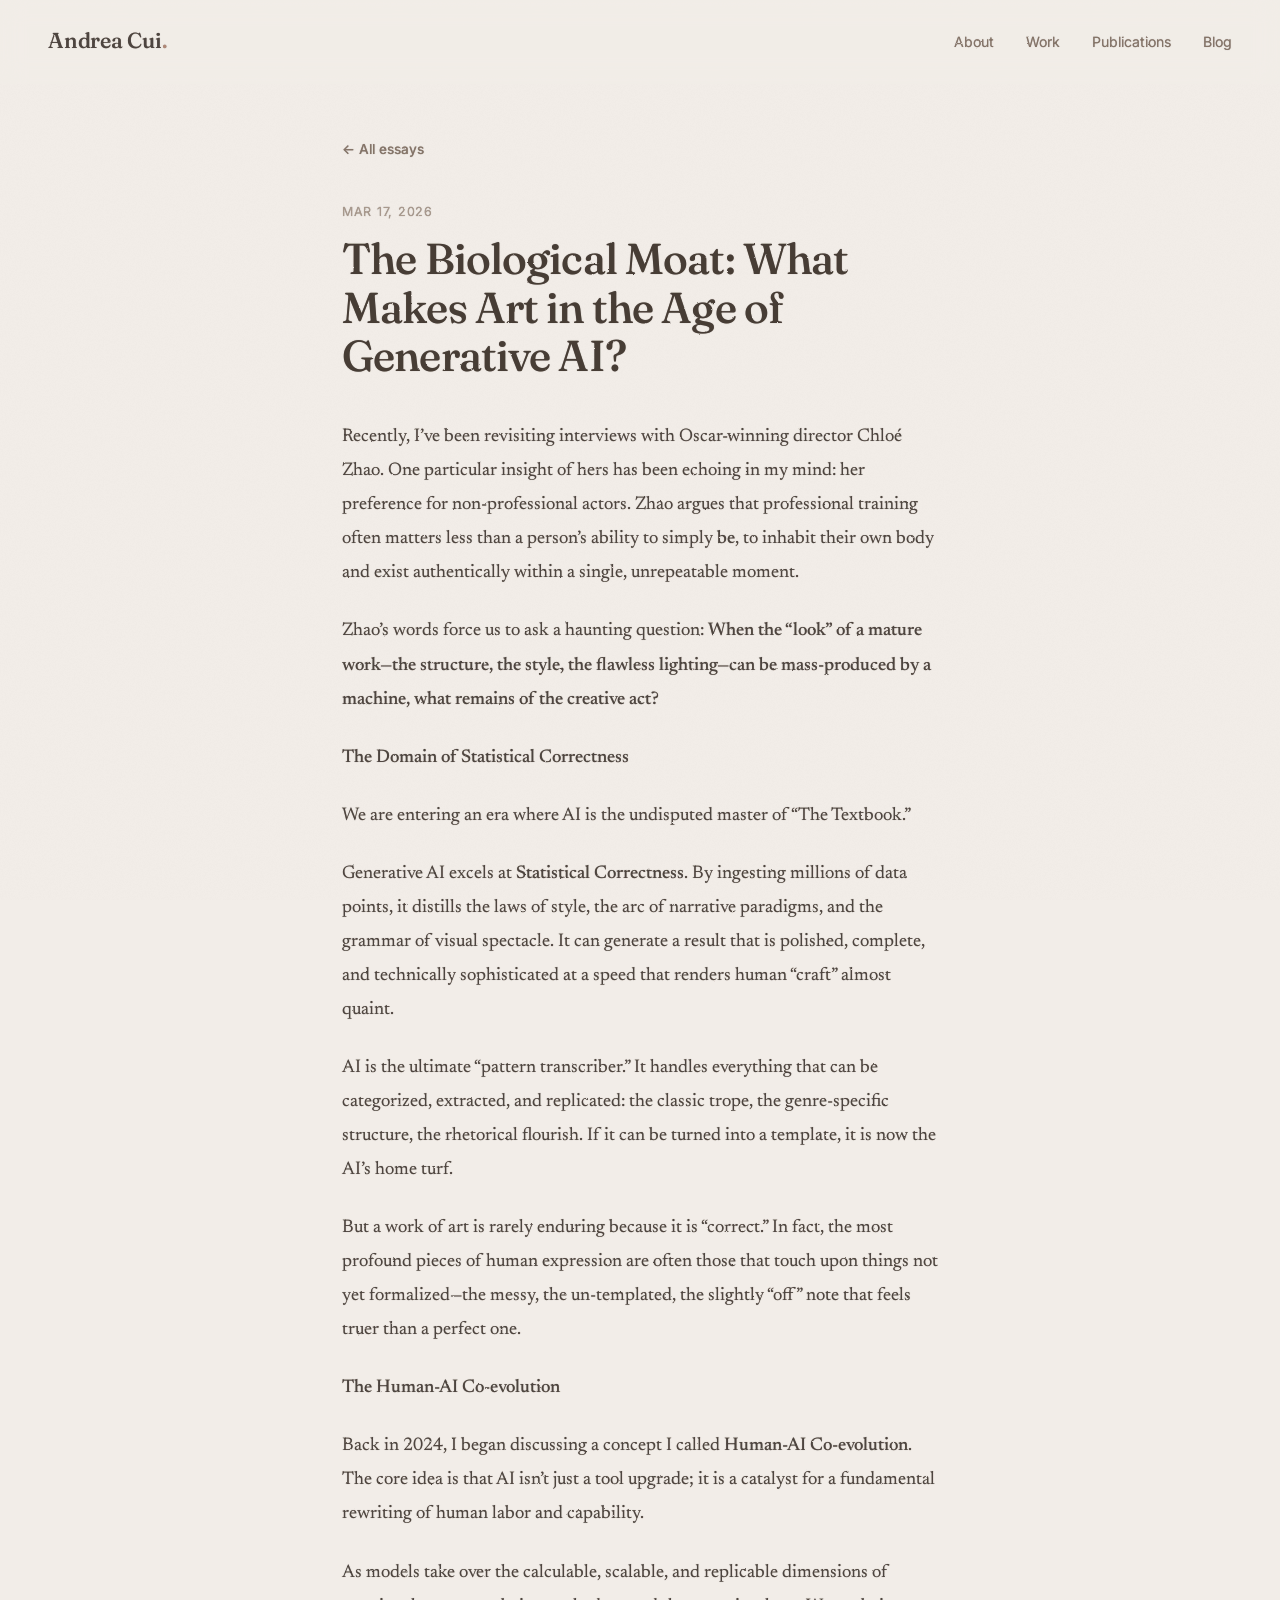
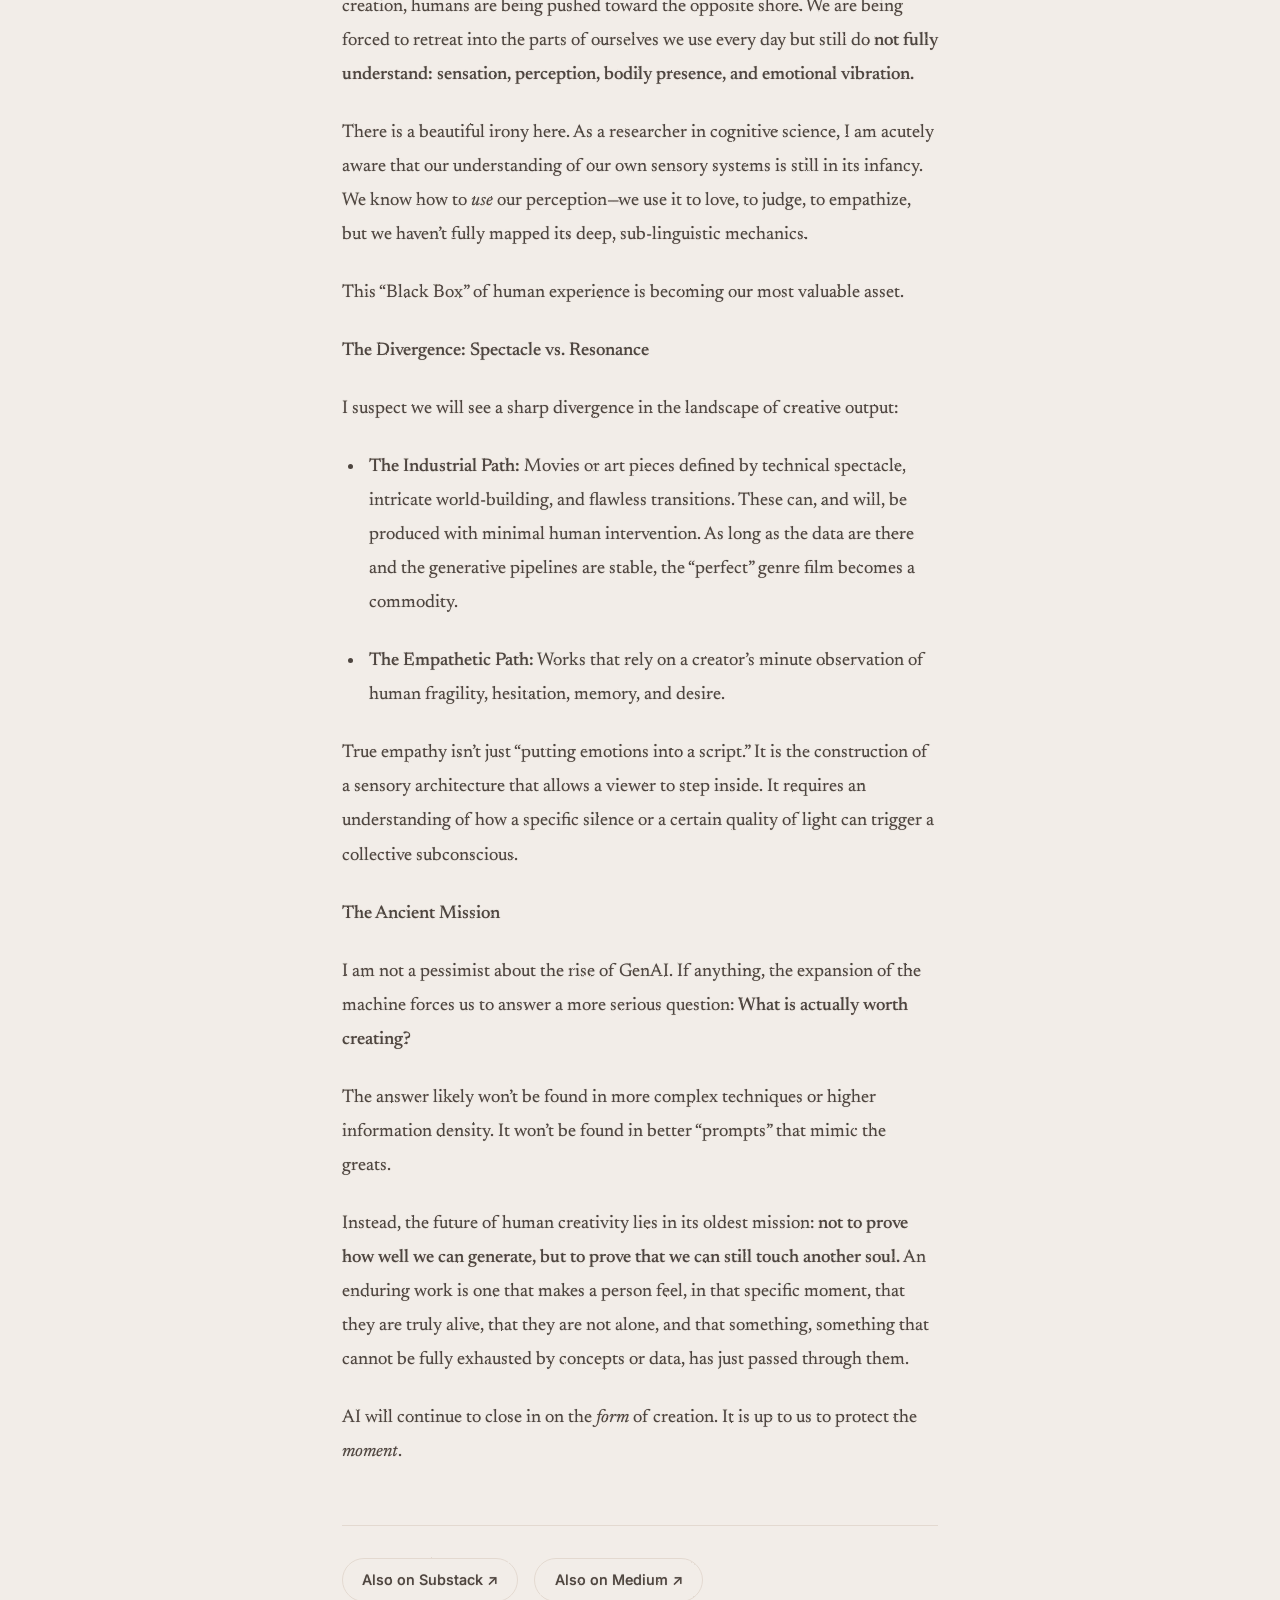
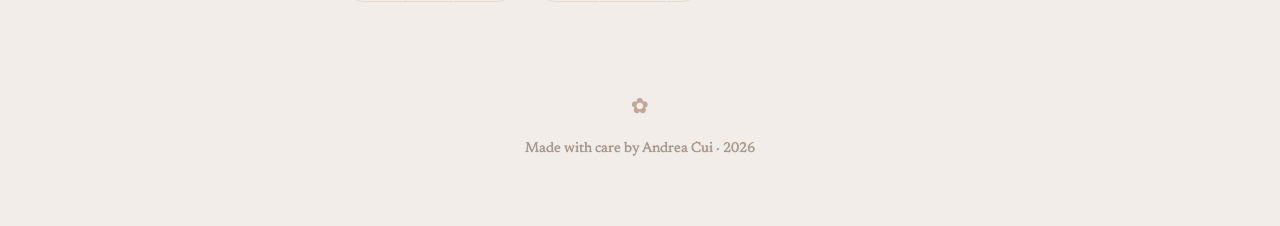
<file: essays/the-biological-moat-what-makes-art.html>
<!DOCTYPE html>
<html lang="en">
<head>
    <meta charset="UTF-8">
    <meta name="viewport" content="width=device-width, initial-scale=1.0">
    <title>The Biological Moat: What Makes Art in the Age of Generative AI? &middot; Andrea Cui</title>
    <link rel="canonical" href="https://andreayyc.github.io/essays/the-biological-moat-what-makes-art.html">
    <meta name="description" content="Recently, I’ve been revisiting interviews with Oscar-winning director Chloé Zhao. One particular insight of hers has been echoing in my mind: her preferenc…">
    <link rel="stylesheet" href="../style.css">
    <link rel="preconnect" href="https://fonts.googleapis.com">
    <link rel="preconnect" href="https://fonts.gstatic.com" crossorigin>
    <link href="https://fonts.googleapis.com/css2?family=Caveat:wght@500;600&family=DM+Serif+Display:ital@0;1&family=Fraunces:ital,opsz,wght@0,9..144,400;0,9..144,500;0,9..144,600;1,9..144,400;1,9..144,500&family=Inter:wght@400;500&family=Newsreader:ital,opsz,wght@0,6..72,300;0,6..72,400;0,6..72,500;1,6..72,400&display=swap" rel="stylesheet">
</head>
<body>
    <svg width="0" height="0" style="position:absolute" aria-hidden="true">
        <filter id="ink-rough">
            <feTurbulence type="fractalNoise" baseFrequency="0.85" numOctaves="2" seed="3" result="noise"/>
            <feDisplacementMap in="SourceGraphic" in2="noise" scale="1.6" xChannelSelector="R" yChannelSelector="G"/>
        </filter>
    </svg>
    <div class="grain" aria-hidden="true"></div>
    <nav>
        <a href="../index.html" class="nav-name">Andrea Cui<span class="nav-dot">.</span></a>
        <div class="nav-links">
            <a href="../index.html#about">About</a>
            <a href="../index.html#work">Work</a>
            <a href="../index.html#publications">Publications</a>
            <a href="../index.html#blog">Blog</a>
        </div>
    </nav>
    <main class="essay">
        <a class="essay-back" href="../index.html#blog">&larr; All essays</a>
        <p class="essay-date">Mar 17, 2026</p>
        <h1 class="essay-title">The Biological Moat: What Makes Art in the Age of Generative AI?</h1>
        <article class="essay-body">
<p>Recently, I&#8217;ve been revisiting interviews with Oscar-winning director Chlo&#233; Zhao. One particular insight of hers has been echoing in my mind: her preference for non-professional actors. Zhao argues that professional training often matters less than a person&#8217;s ability to simply <strong>be</strong>, to inhabit their own body and exist authentically within a single, unrepeatable moment.</p><p>Zhao&#8217;s words force us to ask a haunting question: <strong>When the &#8220;look&#8221; of a mature work&#8212;the structure, the style, the flawless lighting&#8212;can be mass-produced by a machine, what remains of the creative act?</strong></p><p><strong>The Domain of Statistical Correctness</strong></p><p>We are entering an era where AI is the undisputed master of &#8220;The Textbook.&#8221;</p><p>Generative AI excels at <strong>Statistical Correctness</strong>. By ingesting millions of data points, it distills the laws of style, the arc of narrative paradigms, and the grammar of visual spectacle. It can generate a result that is polished, complete, and technically sophisticated at a speed that renders human &#8220;craft&#8221; almost quaint.</p><p>AI is the ultimate &#8220;pattern transcriber.&#8221; It handles everything that can be categorized, extracted, and replicated: the classic trope, the genre-specific structure, the rhetorical flourish. If it can be turned into a template, it is now the AI&#8217;s home turf.</p><p>But a work of art is rarely enduring because it is &#8220;correct.&#8221; In fact, the most profound pieces of human expression are often those that touch upon things not yet formalized&#8212;the messy, the un-templated, the slightly &#8220;off&#8221; note that feels truer than a perfect one.</p><p><strong>The Human-AI Co-evolution</strong></p><p>Back in 2024, I began discussing a concept I called <strong>Human-AI Co-evolution</strong>. The core idea is that AI isn&#8217;t just a tool upgrade; it is a catalyst for a fundamental rewriting of human labor and capability.</p><p>As models take over the calculable, scalable, and replicable dimensions of creation, humans are being pushed toward the opposite shore. We are being forced to retreat into the parts of ourselves we use every day but still do <strong>not fully understand: sensation, perception, bodily presence, and emotional vibration.</strong></p><p>There is a beautiful irony here. As a researcher in cognitive science, I am acutely aware that our understanding of our own sensory systems is still in its infancy. We know how to <em>use</em> our perception&#8212;we use it to love, to judge, to empathize, but we haven&#8217;t fully mapped its deep, sub-linguistic mechanics.</p><p>This &#8220;Black Box&#8221; of human experience is becoming our most valuable asset.</p><p><strong>The Divergence: Spectacle vs. Resonance</strong></p><p>I suspect we will see a sharp divergence in the landscape of creative output:</p><ul><li><p><strong>The Industrial Path:</strong> Movies or art pieces defined by technical spectacle, intricate world-building, and flawless transitions. These can, and will, be produced with minimal human intervention. As long as the data are there and the generative pipelines are stable, the &#8220;perfect&#8221; genre film becomes a commodity.</p></li></ul><ul><li><p><strong>The Empathetic Path:</strong> Works that rely on a creator&#8217;s minute observation of human fragility, hesitation, memory, and desire.</p></li></ul><p>True empathy isn&#8217;t just &#8220;putting emotions into a script.&#8221; It is the construction of a sensory architecture that allows a viewer to step inside. It requires an understanding of how a specific silence or a certain quality of light can trigger a collective subconscious.</p><p><strong>The Ancient Mission</strong></p><p>I am not a pessimist about the rise of GenAI. If anything, the expansion of the machine forces us to answer a more serious question: <strong>What is actually worth creating?</strong></p><p>The answer likely won&#8217;t be found in more complex techniques or higher information density. It won&#8217;t be found in better &#8220;prompts&#8221; that mimic the greats.</p><p>Instead, the future of human creativity lies in its oldest mission: <strong>not to prove how well we can generate, but to prove that we can still touch another soul.</strong> An enduring work is one that makes a person feel, in that specific moment, that they are truly alive, that they are not alone, and that something, something that cannot be fully exhausted by concepts or data, has just passed through them.</p><p>AI will continue to close in on the <em>form</em> of creation. It is up to us to protect the <em>moment</em>.</p>
        </article>
        <div class="essay-foot">
            <a class="essay-substack" href="https://dearandrea27.substack.com/p/the-biological-moat-what-makes-art" target="_blank" rel="noopener">Also on Substack &nearr;</a>
            <a class="essay-substack" href="https://medium.com/@ycui137" target="_blank" rel="noopener">Also on Medium &nearr;</a>
        </div>
    </main>
    <footer>
        <span class="footer-flourish" aria-hidden="true">&#10047;</span>
        <p>Made with care by Andrea Cui &middot; 2026</p>
    </footer>
    <script src="../brush.js" defer></script>
</body>
</html>
</file>
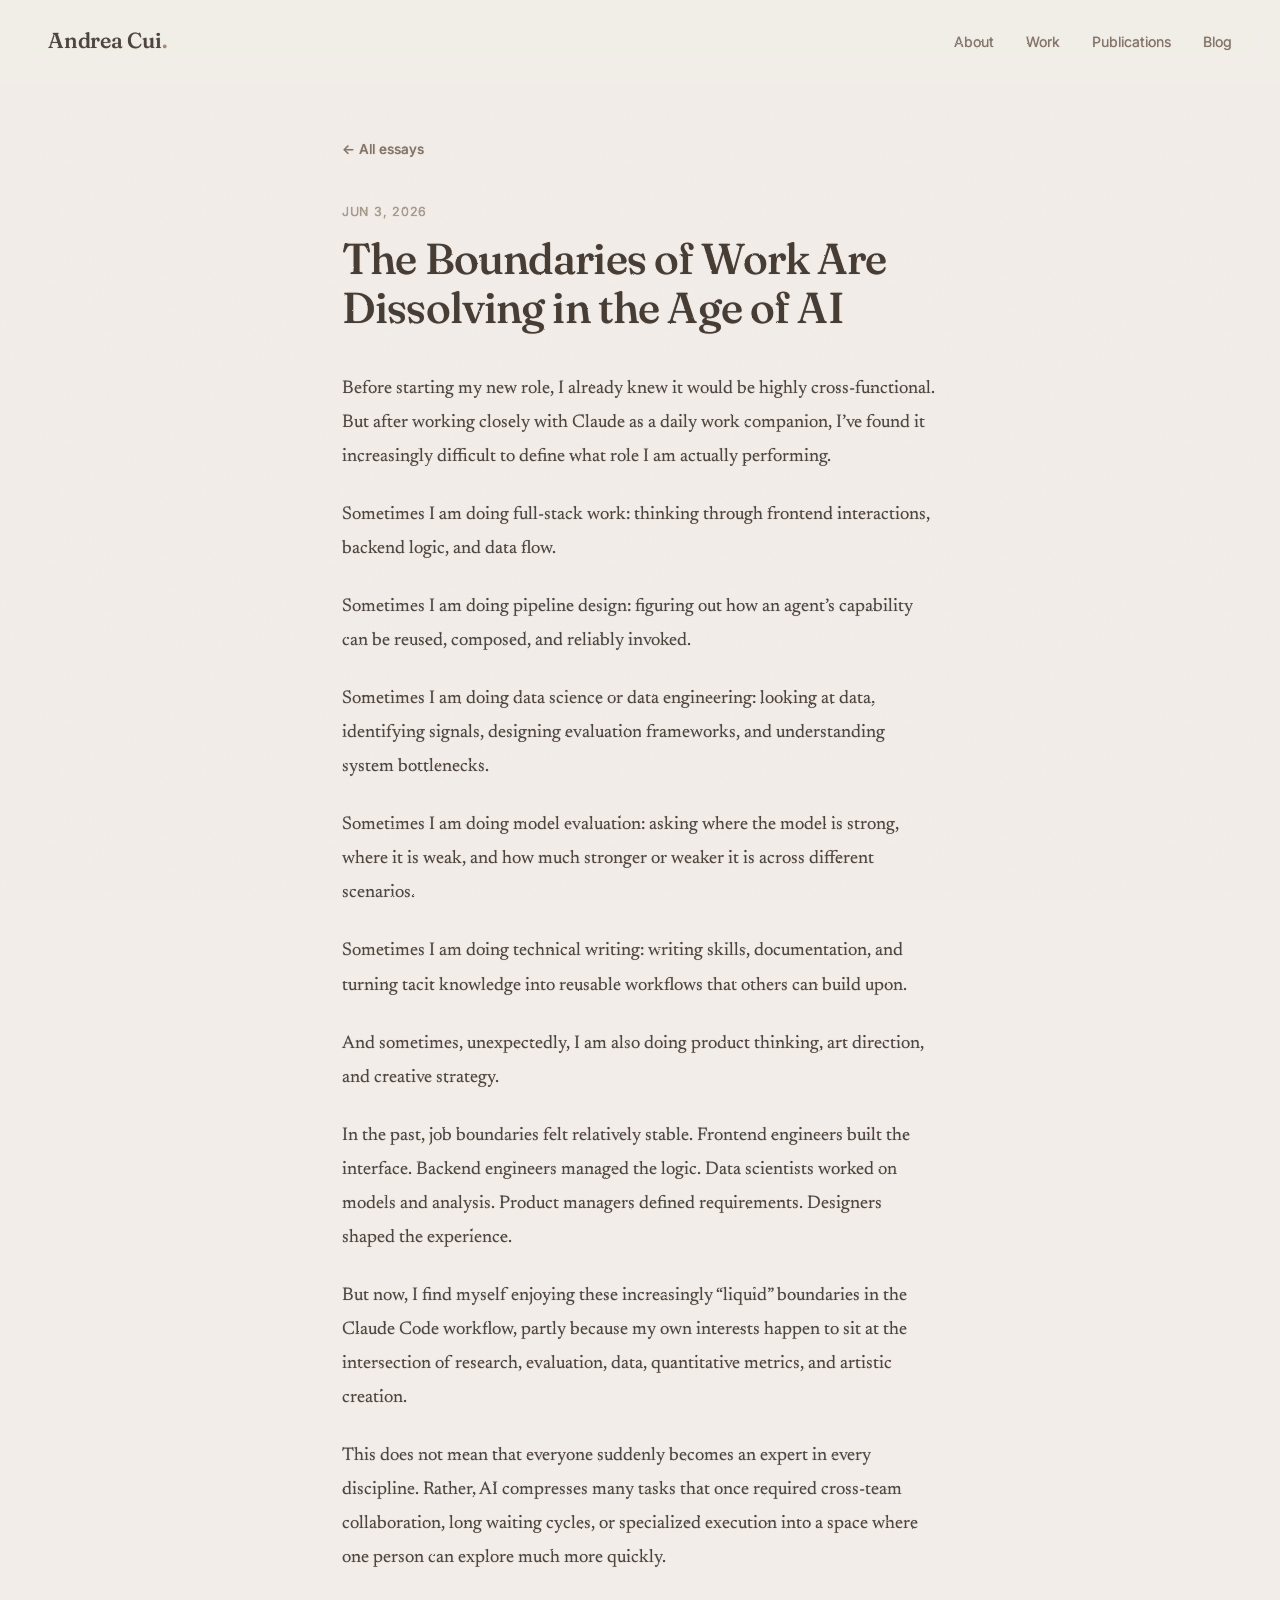
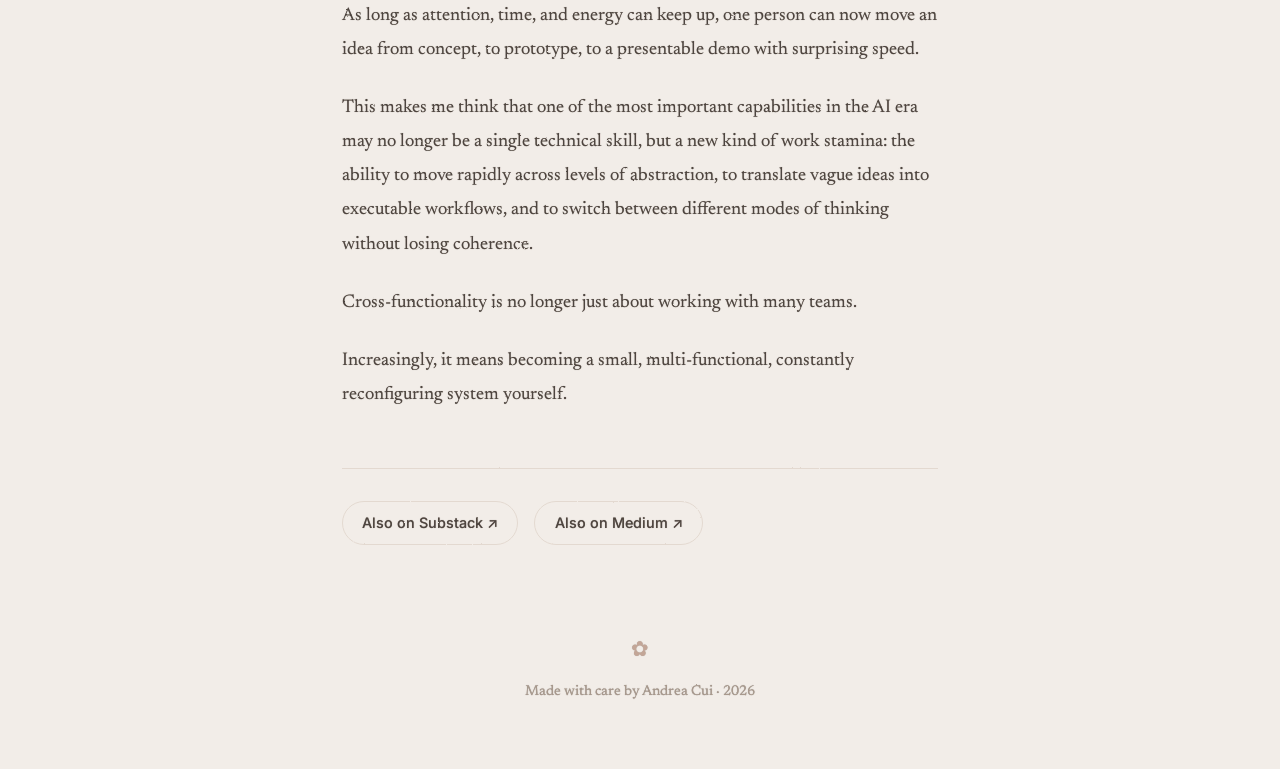
<file: essays/the-boundaries-of-work-are-dissolving.html>
<!DOCTYPE html>
<html lang="en">
<head>
    <meta charset="UTF-8">
    <meta name="viewport" content="width=device-width, initial-scale=1.0">
    <title>The Boundaries of Work Are Dissolving in the Age of AI &middot; Andrea Cui</title>
    <link rel="canonical" href="https://andreayyc.github.io/essays/the-boundaries-of-work-are-dissolving.html">
    <meta name="description" content="Before starting my new role, I already knew it would be highly cross-functional. But after working closely with Claude as a daily work companion, I’ve foun…">
    <link rel="stylesheet" href="../style.css">
    <link rel="preconnect" href="https://fonts.googleapis.com">
    <link rel="preconnect" href="https://fonts.gstatic.com" crossorigin>
    <link href="https://fonts.googleapis.com/css2?family=Caveat:wght@500;600&family=DM+Serif+Display:ital@0;1&family=Fraunces:ital,opsz,wght@0,9..144,400;0,9..144,500;0,9..144,600;1,9..144,400;1,9..144,500&family=Inter:wght@400;500&family=Newsreader:ital,opsz,wght@0,6..72,300;0,6..72,400;0,6..72,500;1,6..72,400&display=swap" rel="stylesheet">
</head>
<body>
    <svg width="0" height="0" style="position:absolute" aria-hidden="true">
        <filter id="ink-rough">
            <feTurbulence type="fractalNoise" baseFrequency="0.85" numOctaves="2" seed="3" result="noise"/>
            <feDisplacementMap in="SourceGraphic" in2="noise" scale="1.6" xChannelSelector="R" yChannelSelector="G"/>
        </filter>
    </svg>
    <div class="grain" aria-hidden="true"></div>
    <nav>
        <a href="../index.html" class="nav-name">Andrea Cui<span class="nav-dot">.</span></a>
        <div class="nav-links">
            <a href="../index.html#about">About</a>
            <a href="../index.html#work">Work</a>
            <a href="../index.html#publications">Publications</a>
            <a href="../index.html#blog">Blog</a>
        </div>
    </nav>
    <main class="essay">
        <a class="essay-back" href="../index.html#blog">&larr; All essays</a>
        <p class="essay-date">Jun 3, 2026</p>
        <h1 class="essay-title">The Boundaries of Work Are Dissolving in the Age of AI</h1>
        <article class="essay-body">
<p>Before starting my new role, I already knew it would be highly cross-functional. But after working closely with Claude as a daily work companion, I&#8217;ve found it increasingly difficult to define what role I am actually performing.</p><p>Sometimes I am doing full-stack work: thinking through frontend interactions, backend logic, and data flow.</p><p>Sometimes I am doing pipeline design: figuring out how an agent&#8217;s capability can be reused, composed, and reliably invoked.</p><p>Sometimes I am doing data science or data engineering: looking at data, identifying signals, designing evaluation frameworks, and understanding system bottlenecks.</p><p>Sometimes I am doing model evaluation: asking where the model is strong, where it is weak, and how much stronger or weaker it is across different scenarios.</p><p>Sometimes I am doing technical writing: writing skills, documentation, and turning tacit knowledge into reusable workflows that others can build upon.</p><p>And sometimes, unexpectedly, I am also doing product thinking, art direction, and creative strategy.</p><p>In the past, job boundaries felt relatively stable. Frontend engineers built the interface. Backend engineers managed the logic. Data scientists worked on models and analysis. Product managers defined requirements. Designers shaped the experience.</p><p>But now, I find myself enjoying these increasingly &#8220;liquid&#8221; boundaries in the Claude Code workflow, partly because my own interests happen to sit at the intersection of research, evaluation, data, quantitative metrics, and artistic creation.</p><p>This does not mean that everyone suddenly becomes an expert in every discipline. Rather, AI compresses many tasks that once required cross-team collaboration, long waiting cycles, or specialized execution into a space where one person can explore much more quickly.</p><p>As long as attention, time, and energy can keep up, one person can now move an idea from concept, to prototype, to a presentable demo with surprising speed.</p><p>This makes me think that one of the most important capabilities in the AI era may no longer be a single technical skill, but a new kind of work stamina: the ability to move rapidly across levels of abstraction, to translate vague ideas into executable workflows, and to switch between different modes of thinking without losing coherence.</p><p>Cross-functionality is no longer just about working with many teams.</p><p>Increasingly, it means becoming a small, multi-functional, constantly reconfiguring system yourself.</p>
        </article>
        <div class="essay-foot">
            <a class="essay-substack" href="https://dearandrea27.substack.com/p/the-boundaries-of-work-are-dissolving" target="_blank" rel="noopener">Also on Substack &nearr;</a>
            <a class="essay-substack" href="https://medium.com/@ycui137" target="_blank" rel="noopener">Also on Medium &nearr;</a>
        </div>
    </main>
    <footer>
        <span class="footer-flourish" aria-hidden="true">&#10047;</span>
        <p>Made with care by Andrea Cui &middot; 2026</p>
    </footer>
    <script src="../brush.js" defer></script>
</body>
</html>
</file>
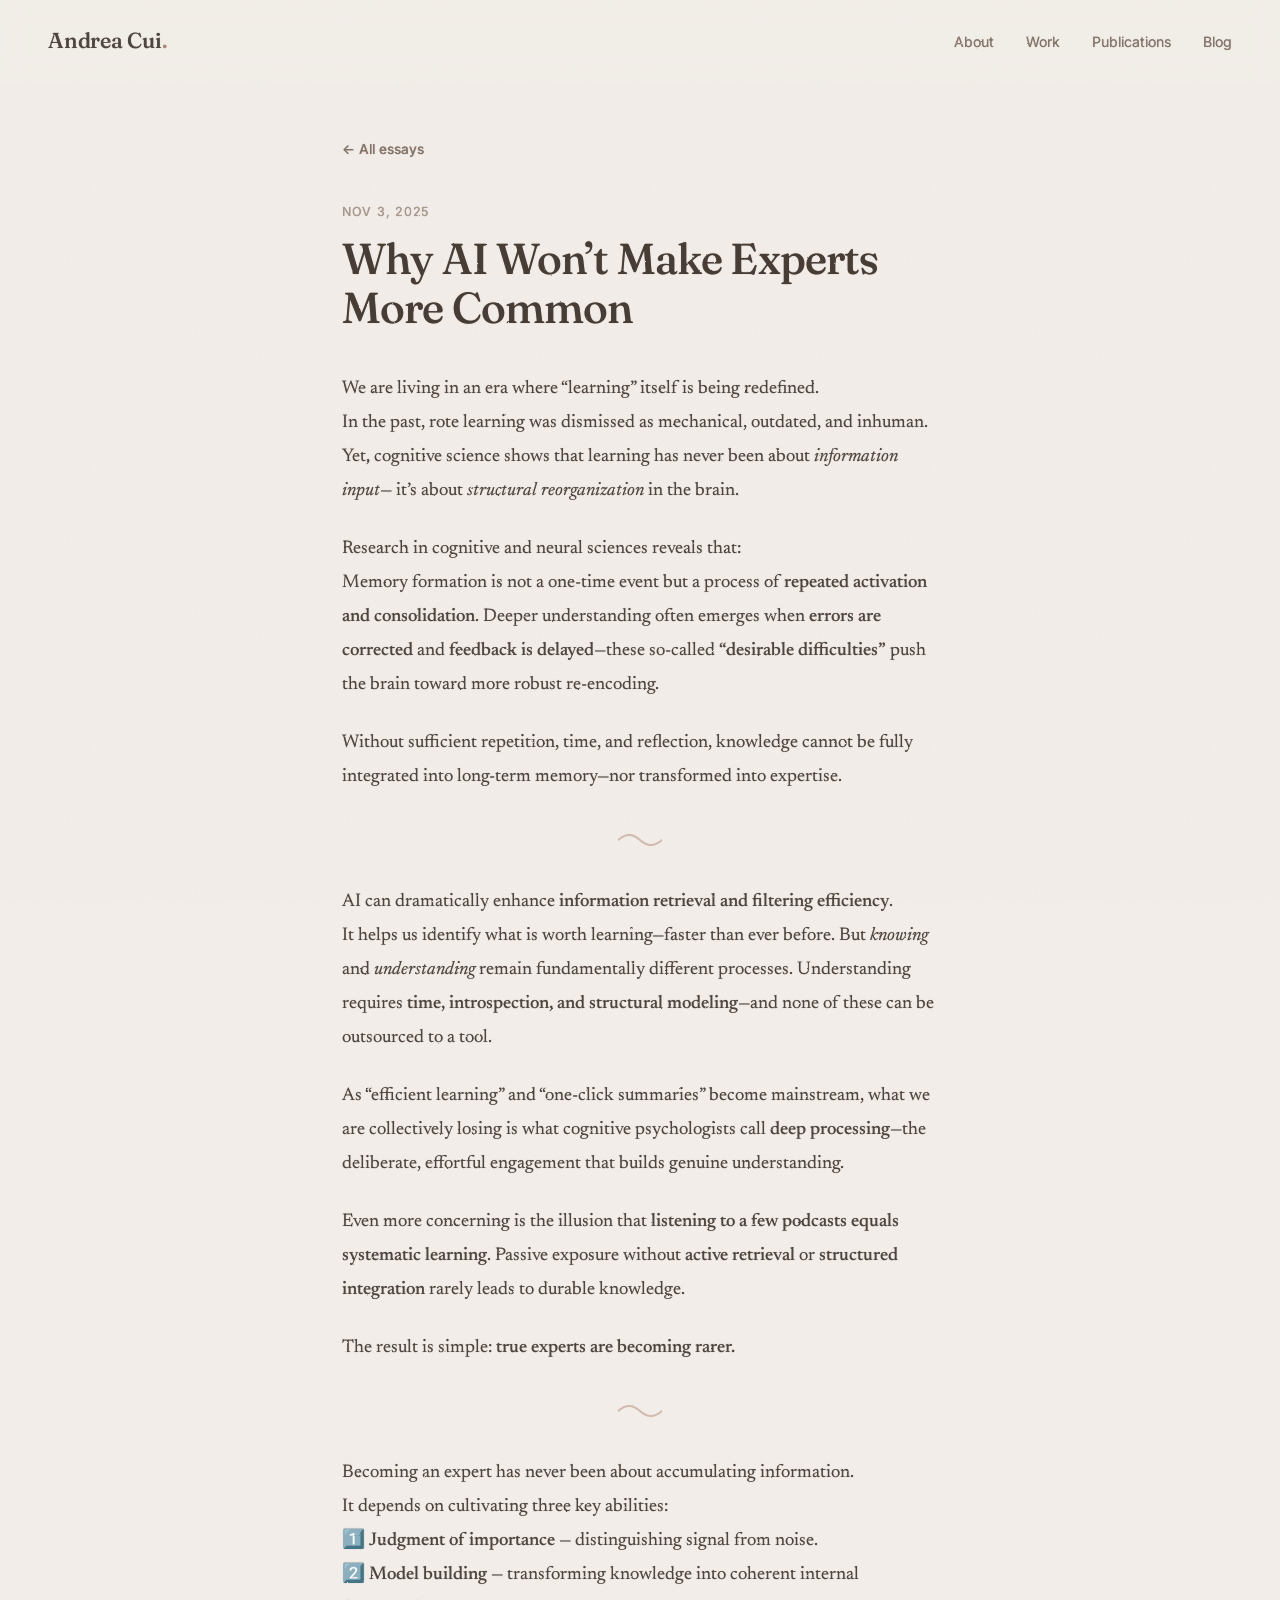
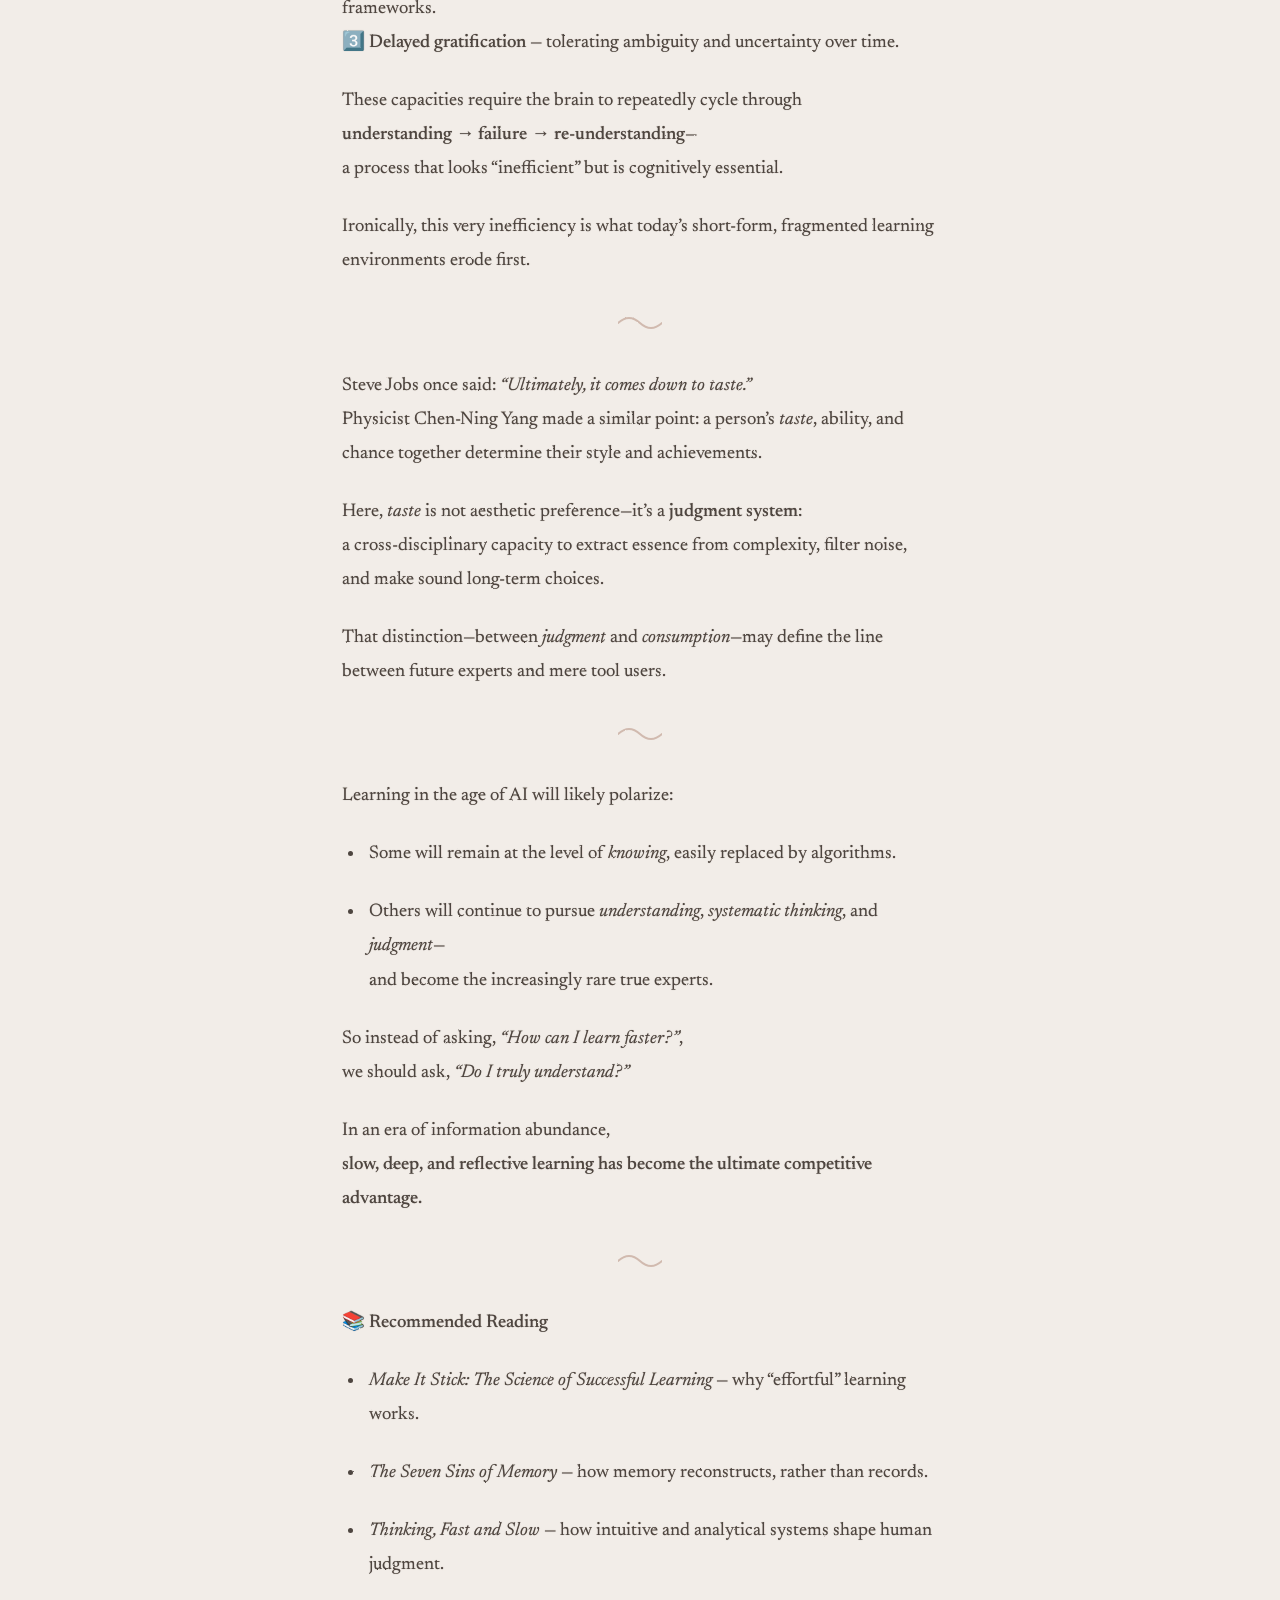
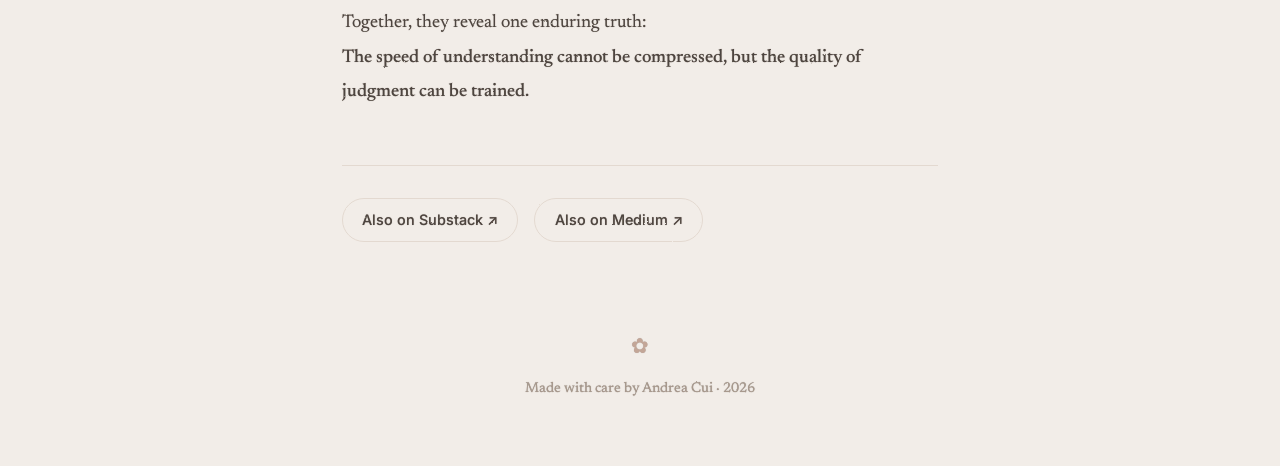
<file: essays/why-ai-wont-make-experts-more-common.html>
<!DOCTYPE html>
<html lang="en">
<head>
    <meta charset="UTF-8">
    <meta name="viewport" content="width=device-width, initial-scale=1.0">
    <title>Why AI Won’t Make Experts More Common &middot; Andrea Cui</title>
    <link rel="canonical" href="https://andreayyc.github.io/essays/why-ai-wont-make-experts-more-common.html">
    <meta name="description" content="We are living in an era where “learning” itself is being redefined. In the past, rote learning was dismissed as mechanical, outdated, and inhuman. Yet, cog…">
    <link rel="stylesheet" href="../style.css">
    <link rel="preconnect" href="https://fonts.googleapis.com">
    <link rel="preconnect" href="https://fonts.gstatic.com" crossorigin>
    <link href="https://fonts.googleapis.com/css2?family=Caveat:wght@500;600&family=DM+Serif+Display:ital@0;1&family=Fraunces:ital,opsz,wght@0,9..144,400;0,9..144,500;0,9..144,600;1,9..144,400;1,9..144,500&family=Inter:wght@400;500&family=Newsreader:ital,opsz,wght@0,6..72,300;0,6..72,400;0,6..72,500;1,6..72,400&display=swap" rel="stylesheet">
</head>
<body>
    <svg width="0" height="0" style="position:absolute" aria-hidden="true">
        <filter id="ink-rough">
            <feTurbulence type="fractalNoise" baseFrequency="0.85" numOctaves="2" seed="3" result="noise"/>
            <feDisplacementMap in="SourceGraphic" in2="noise" scale="1.6" xChannelSelector="R" yChannelSelector="G"/>
        </filter>
    </svg>
    <div class="grain" aria-hidden="true"></div>
    <nav>
        <a href="../index.html" class="nav-name">Andrea Cui<span class="nav-dot">.</span></a>
        <div class="nav-links">
            <a href="../index.html#about">About</a>
            <a href="../index.html#work">Work</a>
            <a href="../index.html#publications">Publications</a>
            <a href="../index.html#blog">Blog</a>
        </div>
    </nav>
    <main class="essay">
        <a class="essay-back" href="../index.html#blog">&larr; All essays</a>
        <p class="essay-date">Nov 3, 2025</p>
        <h1 class="essay-title">Why AI Won’t Make Experts More Common</h1>
        <article class="essay-body">
<p>We are living in an era where &#8220;learning&#8221; itself is being redefined.<br>In the past, rote learning was dismissed as mechanical, outdated, and inhuman.<br>Yet, cognitive science shows that learning has never been about <em>information input</em>&#8212; it&#8217;s about <em>structural reorganization</em> in the brain.</p><p>Research in cognitive and neural sciences reveals that:<br>Memory formation is not a one-time event but a process of <strong>repeated activation and consolidation</strong>. Deeper understanding often emerges when <strong>errors are corrected</strong> and <strong>feedback is delayed</strong>&#8212;these so-called <strong>&#8220;desirable difficulties&#8221;</strong> push the brain toward more robust re-encoding.</p><p>Without sufficient repetition, time, and reflection, knowledge cannot be fully integrated into long-term memory&#8212;nor transformed into expertise.</p><hr><p>AI can dramatically enhance <strong>information retrieval and filtering efficiency</strong>.<br>It helps us identify what is worth learning&#8212;faster than ever before. But <em>knowing</em> and <em>understanding</em> remain fundamentally different processes. Understanding requires <strong>time, introspection, and structural modeling</strong>&#8212;and none of these can be outsourced to a tool.</p><p>As &#8220;efficient learning&#8221; and &#8220;one-click summaries&#8221; become mainstream, what we are collectively losing is what cognitive psychologists call <strong>deep processing</strong>&#8212;the deliberate, effortful engagement that builds genuine understanding.</p><p>Even more concerning is the illusion that <strong>listening to a few podcasts equals systematic learning</strong>. Passive exposure without <strong>active retrieval</strong> or <strong>structured integration</strong> rarely leads to durable knowledge.</p><p>The result is simple: <strong>true experts are becoming rarer.</strong></p><hr><p>Becoming an expert has never been about accumulating information.<br>It depends on cultivating three key abilities:<br>1&#65039;&#8419; <strong>Judgment of importance</strong> &#8212; distinguishing signal from noise.<br>2&#65039;&#8419; <strong>Model building</strong> &#8212; transforming knowledge into coherent internal frameworks.<br>3&#65039;&#8419; <strong>Delayed gratification</strong> &#8212; tolerating ambiguity and uncertainty over time.</p><p>These capacities require the brain to repeatedly cycle through<br><strong>understanding &#8594; failure &#8594; re-understanding</strong>&#8212;<br>a process that looks &#8220;inefficient&#8221; but is cognitively essential.</p><p>Ironically, this very inefficiency is what today&#8217;s short-form, fragmented learning environments erode first.</p><hr><p>Steve Jobs once said: <em>&#8220;Ultimately, it comes down to taste.&#8221;</em><br>Physicist Chen-Ning Yang made a similar point: a person&#8217;s <em>taste</em>, ability, and chance together determine their style and achievements.</p><p>Here, <em>taste</em> is not aesthetic preference&#8212;it&#8217;s a <strong>judgment system</strong>:<br>a cross-disciplinary capacity to extract essence from complexity, filter noise, and make sound long-term choices.</p><p>That distinction&#8212;between <em>judgment</em> and <em>consumption</em>&#8212;may define the line between future experts and mere tool users.</p><hr><p>Learning in the age of AI will likely polarize:</p><ul><li><p>Some will remain at the level of <em>knowing</em>, easily replaced by algorithms.</p></li><li><p>Others will continue to pursue <em>understanding</em>, <em>systematic thinking</em>, and <em>judgment</em>&#8212;<br>and become the increasingly rare true experts.</p></li></ul><p>So instead of asking, <em>&#8220;How can I learn faster?&#8221;</em>,<br>we should ask, <em>&#8220;Do I truly understand?&#8221;</em></p><p>In an era of information abundance,<br><strong>slow, deep, and reflective learning has become the ultimate competitive advantage.</strong></p><hr><p>&#128218; <strong>Recommended Reading</strong></p><ul><li><p><em>Make It Stick: The Science of Successful Learning</em> &#8212; why &#8220;effortful&#8221; learning works.</p></li><li><p><em>The Seven Sins of Memory</em> &#8212; how memory reconstructs, rather than records.</p></li><li><p><em>Thinking, Fast and Slow</em> &#8212; how intuitive and analytical systems shape human judgment.</p></li></ul><p>Together, they reveal one enduring truth:<br><strong>The speed of understanding cannot be compressed, but the quality of judgment can be trained.</strong></p>
        </article>
        <div class="essay-foot">
            <a class="essay-substack" href="https://dearandrea27.substack.com/p/why-ai-wont-make-experts-more-common" target="_blank" rel="noopener">Also on Substack &nearr;</a>
            <a class="essay-substack" href="https://medium.com/@ycui137" target="_blank" rel="noopener">Also on Medium &nearr;</a>
        </div>
    </main>
    <footer>
        <span class="footer-flourish" aria-hidden="true">&#10047;</span>
        <p>Made with care by Andrea Cui &middot; 2026</p>
    </footer>
    <script src="../brush.js" defer></script>
</body>
</html>
</file>
<file: style.css>
* {
    margin: 0;
    padding: 0;
    box-sizing: border-box;
}

:root {
    /* Morandi — Dusty Clay */
    --text: #4e453f;
    --text-secondary: #857468;
    --text-tertiary: #a8998d;
    --bg: #f2ede8;
    --bg-card: #fbf8f5;
    --border: #e3d9d0;
    --accent: #b08876;
    --link: #a56f5b;
    --tag-bg: #e6cfc3;
    --tag-text: #7c4f3e;
    --sage: #aab29c;
    --rose: #cba89a;
    --dusty-blue: #9aa7ac;
    --lilac: #bcb0d1;
    --font-ui: 'Inter', -apple-system, BlinkMacSystemFont, sans-serif;
}

html {
    scroll-behavior: smooth;
}

html,
body {
    cursor: url("cursor-brush.svg") 2 21, auto;
}

/* Over text the brush fades a little more so words stay readable */
p, h1, h2, h3, h4, h5, h6, li, blockquote, figcaption, span, time, em, strong {
    cursor: url("cursor-brush-text.svg") 2 21, auto;
}

a, a *,
button, button * {
    cursor: url("cursor-brush-dab.svg") 2 21, pointer;
}

body {
    font-family: 'Newsreader', Georgia, 'Times New Roman', serif;
    color: var(--text);
    background: var(--bg);
    line-height: 1.8;
    font-size: 17px;
    -webkit-font-smoothing: antialiased;
    position: relative;
    overflow-x: hidden;
}

/* Subtle paper grain over everything */
.grain {
    position: fixed;
    inset: 0;
    pointer-events: none;
    z-index: 1;
    opacity: 0.5;
    background-image: url("data:image/svg+xml,%3Csvg xmlns='http://www.w3.org/2000/svg' width='140' height='140'%3E%3Cfilter id='n'%3E%3CfeTurbulence type='fractalNoise' baseFrequency='0.85' numOctaves='2' stitchTiles='stitch'/%3E%3CfeColorMatrix type='saturate' values='0'/%3E%3C/filter%3E%3Crect width='100%25' height='100%25' filter='url(%23n)' opacity='0.045'/%3E%3C/svg%3E");
}

nav {
    position: fixed;
    top: 0;
    left: 0;
    right: 0;
    display: flex;
    justify-content: space-between;
    align-items: center;
    padding: 1.4rem 3rem;
    background: rgba(242, 237, 232, 0.72);
    backdrop-filter: blur(12px);
    -webkit-backdrop-filter: blur(12px);
    z-index: 100;
}

.nav-name {
    font-family: 'Fraunces', serif;
    font-weight: 500;
    font-size: 1.35rem;
    color: var(--text);
    text-decoration: none;
    letter-spacing: -0.01em;
}

.nav-dot {
    color: var(--accent);
}

.nav-links {
    display: flex;
    gap: 2rem;
}

.nav-links a {
    font-family: var(--font-ui);
    color: var(--text-secondary);
    text-decoration: none;
    font-size: 0.88rem;
    font-weight: 400;
    position: relative;
    transition: color 0.2s;
}

.nav-links a::after {
    content: "";
    position: absolute;
    left: 0;
    bottom: -4px;
    width: 100%;
    height: 1.5px;
    background: var(--accent);
    transform: scaleX(0);
    transform-origin: left;
    transition: transform 0.28s ease;
}

.nav-links a:hover {
    color: var(--text);
}

.nav-links a:hover::after {
    transform: scaleX(1);
}

main {
    max-width: 760px;
    margin: 0 auto;
    padding: 0 2rem;
    position: relative;
    z-index: 2;
}

section {
    padding: 4.5rem 0;
}

/* ---------- Hero ---------- */
.hero {
    display: flex;
    align-items: center;
    gap: 3rem;
    padding-top: 9.5rem;
    padding-bottom: 4rem;
}

.hero-photo {
    position: relative;
    flex-shrink: 0;
    width: 220px;
    height: 220px;
}

.portrait {
    position: relative;
    z-index: 2;
    width: 200px;
    height: 200px;
    object-fit: cover;
    border-radius: 48% 52% 53% 47% / 51% 48% 52% 49%;
    border: 5px solid var(--bg-card);
    box-shadow: 0 10px 30px rgba(78, 69, 63, 0.14);
    transform: rotate(-2deg);
    transition: transform 0.5s ease, border-radius 0.8s ease;
}

.hero-photo:hover .portrait {
    transform: rotate(1deg);
    border-radius: 52% 48% 47% 53% / 48% 52% 48% 52%;
}

.blob {
    position: absolute;
    border-radius: 50%;
    filter: blur(2px);
    z-index: 1;
}

.blob-lilac {
    width: 150px;
    height: 150px;
    background: var(--lilac);
    opacity: 0.45;
    top: -18px;
    left: -22px;
    border-radius: 42% 58% 60% 40% / 54% 43% 57% 46%;
}

.blob-clay {
    width: 120px;
    height: 120px;
    background: var(--rose);
    opacity: 0.45;
    bottom: -14px;
    right: -18px;
    border-radius: 58% 42% 45% 55% / 40% 55% 45% 60%;
}

.photo-note {
    position: absolute;
    z-index: 3;
    bottom: -14px;
    right: -26px;
    font-family: 'Caveat', cursive;
    font-size: 1.55rem;
    color: var(--accent);
    transform: rotate(-6deg);
    text-shadow: 0 1px 0 var(--bg), 0 0 6px var(--bg), 0 0 6px var(--bg);
}

.hero-text {
    flex: 1;
}

.eyebrow {
    font-family: 'Caveat', cursive;
    font-size: 1.3rem;
    color: var(--accent);
    margin-bottom: 0.4rem;
    letter-spacing: 0.01em;
}

h1 {
    font-family: 'Caveat', cursive;
    font-size: 4.7rem;
    font-weight: 600;
    letter-spacing: 0;
    line-height: 0.95;
    margin-bottom: 1rem;
}

.name-accent {
    color: var(--accent);
    position: relative;
}

.name-accent::after {
    content: "";
    position: absolute;
    left: -2%;
    right: -2%;
    bottom: 6px;
    height: 8px;
    background: var(--tag-bg);
    opacity: 0.7;
    z-index: -1;
    border-radius: 4px;
}

.subtitle {
    font-size: 1.1rem;
    color: var(--text-secondary);
    margin-bottom: 1.2rem;
}

.subtitle a,
.bio a,
.work-item p a {
    color: var(--link);
    text-decoration: none;
    border-bottom: 1.5px solid var(--tag-bg);
    transition: border-color 0.2s;
}

.subtitle a:hover,
.bio a:hover,
.work-item p a:hover {
    border-color: var(--accent);
}

.bio {
    font-size: 1.05rem;
    color: var(--text-secondary);
    line-height: 1.85;
    margin-bottom: 1.8rem;
}

.social-links {
    display: flex;
    flex-direction: column;
    gap: 0.9rem;
    align-items: flex-start;
}

.social-row {
    display: flex;
    gap: 1rem;
    flex-wrap: wrap;
}

.social-links a {
    font-family: var(--font-ui);
    color: var(--text);
    text-decoration: none;
    font-size: 0.88rem;
    font-weight: 500;
    padding: 0.4rem 1rem;
    border: 1.5px solid var(--border);
    border-radius: 22px;
    transition: border-color 0.25s, background 0.25s, transform 0.25s;
}

.social-links a:hover {
    border-color: var(--accent);
    background: var(--bg-card);
    transform: translateY(-2px);
}

.social-links .arrow {
    display: inline-block;
    transition: transform 0.25s;
}

.social-links a:hover .arrow {
    transform: translateX(3px);
}

/* ---------- Squiggle divider ---------- */
.squiggle {
    height: 24px;
    background-repeat: repeat-x;
    background-position: center;
    background-size: 44px 20px;
    opacity: 0.55;
    background-image: url("data:image/svg+xml,%3Csvg xmlns='http://www.w3.org/2000/svg' width='44' height='20'%3E%3Cpath d='M0 10 Q 11 0, 22 10 T 44 10' fill='none' stroke='%23b08876' stroke-width='2' stroke-linecap='round'/%3E%3C/svg%3E");
}

/* ---------- Section headings ---------- */
h2 {
    font-family: 'DM Serif Display', Georgia, serif;
    font-size: 2.15rem;
    font-weight: 400;
    margin-bottom: 2.5rem;
    letter-spacing: 0;
}

.h2-mark {
    position: relative;
    display: inline-block;
}

/* ---------- Work ---------- */
.work-list {
    display: flex;
    flex-direction: column;
    gap: 0;
}

.work-item {
    padding: 1.6rem 1.8rem;
    border-radius: 18px;
    transition: background 0.3s, transform 0.3s;
}

.work-item:hover {
    background: var(--bg-card);
    transform: translateX(6px);
}

.work-header {
    display: flex;
    justify-content: space-between;
    align-items: baseline;
    margin-bottom: 0.2rem;
}

.work-item h3 {
    font-family: 'Fraunces', serif;
    font-size: 1.25rem;
    font-weight: 500;
}

.work-date {
    font-family: 'Caveat', cursive;
    font-size: 1.15rem;
    color: var(--accent);
}

.work-role {
    font-size: 0.92rem;
    color: var(--text-tertiary);
    margin-bottom: 0.5rem;
    font-style: italic;
}

.work-item > p:not(.work-role) {
    color: var(--text-secondary);
    font-size: 0.98rem;
}

.work-bullets {
    margin: 0.8rem 0 0 1.1rem;
    padding: 0;
    list-style: none;
}

.work-bullets li {
    position: relative;
    color: var(--text-secondary);
    font-size: 0.95rem;
    line-height: 1.6;
    margin-bottom: 0.45rem;
    padding-left: 1.1rem;
}

.work-bullets li::before {
    content: "";
    position: absolute;
    left: 0;
    top: 0.62em;
    width: 5px;
    height: 5px;
    border-radius: 50%;
    background: var(--accent);
    opacity: 0.7;
}

/* ---------- Blog ---------- */
.blog-intro {
    font-size: 1.02rem;
    color: var(--text-secondary);
    margin-top: -1.5rem;
    margin-bottom: 2.2rem;
}

.blog-intro a {
    color: var(--link);
    text-decoration: none;
    border-bottom: 1.5px solid var(--tag-bg);
    transition: border-color 0.2s;
}

.blog-intro a:hover {
    border-color: var(--accent);
}

.blog-mirrors {
    display: flex;
    gap: 1rem;
    flex-wrap: wrap;
    margin-bottom: 2.4rem;
}

.blog-mirrors a {
    font-family: var(--font-ui);
    font-size: 0.9rem;
    font-weight: 500;
    color: var(--tag-text);
    background: var(--tag-bg);
    text-decoration: none;
    padding: 0.5rem 1.2rem;
    border-radius: 22px;
    transition: background 0.25s, transform 0.25s;
}

.blog-mirrors a:hover {
    background: var(--rose);
    transform: translateY(-2px);
}

.mirror-arrow {
    display: inline-block;
    transition: transform 0.25s;
}

.blog-mirrors a:hover .mirror-arrow {
    transform: translate(2px, -2px);
}

.blog-list {
    display: flex;
    flex-direction: column;
    gap: 0.4rem;
}

.blog-post {
    display: block;
    text-decoration: none;
    color: var(--text);
    padding: 1.5rem 1.8rem;
    border-radius: 18px;
    transition: background 0.3s, transform 0.3s;
}

.blog-post:hover {
    background: var(--bg-card);
    transform: translateX(6px);
}

.blog-date {
    font-family: var(--font-ui);
    font-size: 0.75rem;
    letter-spacing: 0.06em;
    text-transform: uppercase;
    color: var(--text-tertiary);
}

.blog-post h3 {
    font-family: 'Fraunces', serif;
    font-size: 1.3rem;
    font-weight: 500;
    line-height: 1.3;
    margin: 0.35rem 0 0.5rem;
    transition: color 0.2s;
}

.blog-post:hover h3 {
    color: var(--accent);
}

.blog-post p {
    color: var(--text-secondary);
    font-size: 0.98rem;
    line-height: 1.7;
    margin-bottom: 0.7rem;
}

.blog-read {
    font-family: var(--font-ui);
    font-size: 0.82rem;
    font-weight: 500;
    color: var(--accent);
}

/* ---------- Publications ---------- */
.pub-list {
    display: flex;
    flex-direction: column;
    gap: 0.4rem;
}

.pub-item {
    display: block;
    text-decoration: none;
    color: var(--text);
    padding: 1.5rem 1.8rem;
    border-radius: 18px;
    transition: background 0.3s, transform 0.3s;
}

.pub-item:hover {
    background: var(--bg-card);
    transform: translateX(6px);
}

.pub-item h3 {
    font-family: 'Fraunces', serif;
    font-size: 1.18rem;
    font-weight: 500;
    line-height: 1.35;
    margin-bottom: 0.4rem;
    transition: color 0.2s;
}

.pub-item:hover h3 {
    color: var(--accent);
}

.pub-venue {
    font-family: var(--font-ui);
    font-size: 0.78rem;
    letter-spacing: 0.05em;
    text-transform: uppercase;
    color: var(--accent);
    margin-bottom: 0.5rem;
}

.pub-tldr {
    color: var(--text-secondary);
    font-size: 0.98rem;
    line-height: 1.7;
    margin-bottom: 0.7rem;
}

.pub-link {
    font-family: var(--font-ui);
    font-size: 0.82rem;
    font-weight: 500;
    color: var(--accent);
}

/* ---------- Placeholder (Projects) ---------- */
.placeholder {
    padding: 2.2rem 2rem;
    background: var(--bg-card);
    border: 1.5px dashed var(--border);
    border-radius: 20px;
    text-align: center;
}

.placeholder-note {
    font-family: 'Caveat', cursive;
    font-size: 1.6rem;
    color: var(--accent);
    margin-bottom: 0.4rem;
}

.placeholder p:last-child {
    color: var(--text-secondary);
    font-size: 0.98rem;
    max-width: 440px;
    margin: 0 auto;
}

/* ---------- Essay page ---------- */
.essay {
    max-width: 660px;
    padding-top: 8.5rem;
    padding-bottom: 2rem;
}

.essay-back {
    display: inline-block;
    font-family: var(--font-ui);
    font-size: 0.85rem;
    font-weight: 500;
    color: var(--text-secondary);
    text-decoration: none;
    margin-bottom: 2.5rem;
    transition: color 0.2s;
}

.essay-back:hover {
    color: var(--accent);
}

.essay-date {
    font-family: var(--font-ui);
    font-size: 0.78rem;
    letter-spacing: 0.06em;
    text-transform: uppercase;
    color: var(--text-tertiary);
    margin-bottom: 0.7rem;
}

.essay-title {
    font-family: 'Fraunces', serif;
    font-size: 2.7rem;
    font-weight: 500;
    line-height: 1.12;
    letter-spacing: -0.02em;
    margin-bottom: 2.5rem;
}

.essay-body {
    font-size: 1.15rem;
    line-height: 1.85;
    color: var(--text);
}

.essay-body p {
    margin-bottom: 1.5rem;
}

.essay-body h2,
.essay-body h3,
.essay-body h4 {
    font-family: 'Fraunces', serif;
    font-weight: 500;
    line-height: 1.25;
    margin: 2.6rem 0 1rem;
}

.essay-body h2 { font-size: 1.7rem; }
.essay-body h3 { font-size: 1.4rem; }
.essay-body h4 { font-size: 1.2rem; }

.essay-body strong { font-weight: 500; color: var(--text); }
.essay-body em { font-style: italic; }

.essay-body a {
    color: var(--link);
    text-decoration: none;
    border-bottom: 1.5px solid var(--tag-bg);
    transition: border-color 0.2s;
}

.essay-body a:hover { border-color: var(--accent); }

.essay-body ul,
.essay-body ol {
    margin: 0 0 1.5rem 1.4rem;
}

.essay-body li {
    margin-bottom: 0.55rem;
    padding-left: 0.3rem;
}

.essay-body blockquote {
    margin: 1.8rem 0;
    padding: 0.4rem 0 0.4rem 1.5rem;
    border-left: 3px solid var(--tag-bg);
    font-style: italic;
    color: var(--text-secondary);
}

.essay-body img {
    max-width: 100%;
    height: auto;
    border-radius: 12px;
    margin: 1.8rem 0;
}

.essay-body figure { margin: 1.8rem 0; }

.essay-body figcaption {
    font-family: var(--font-ui);
    font-size: 0.82rem;
    color: var(--text-tertiary);
    text-align: center;
    margin-top: 0.6rem;
}

.essay-body hr {
    border: none;
    height: 20px;
    margin: 2.2rem auto;
    background-repeat: no-repeat;
    background-position: center;
    background-size: 44px 20px;
    width: 44px;
    opacity: 0.5;
    background-image: url("data:image/svg+xml,%3Csvg xmlns='http://www.w3.org/2000/svg' width='44' height='20'%3E%3Cpath d='M0 10 Q 11 0, 22 10 T 44 10' fill='none' stroke='%23b08876' stroke-width='2' stroke-linecap='round'/%3E%3C/svg%3E");
}

.essay-foot {
    margin-top: 3.5rem;
    padding-top: 2rem;
    border-top: 1px solid var(--border);
    display: flex;
    gap: 1rem;
    flex-wrap: wrap;
}

.essay-substack {
    display: inline-block;
    font-family: var(--font-ui);
    font-size: 0.9rem;
    font-weight: 500;
    color: var(--text);
    text-decoration: none;
    padding: 0.5rem 1.2rem;
    border: 1.5px solid var(--border);
    border-radius: 22px;
    transition: border-color 0.25s, background 0.25s, transform 0.25s;
}

.essay-substack:hover {
    border-color: var(--accent);
    background: var(--bg-card);
    transform: translateY(-2px);
}

@media (max-width: 680px) {
    .essay { padding-top: 7rem; }
    .essay-title { font-size: 2.1rem; }
    .essay-body { font-size: 1.08rem; }
}

/* ---------- Footer ---------- */
footer {
    text-align: center;
    padding: 3.5rem 2rem 4rem;
    color: var(--text-tertiary);
    font-size: 0.88rem;
    position: relative;
    z-index: 2;
}

.footer-flourish {
    display: block;
    color: var(--accent);
    font-size: 1.3rem;
    margin-bottom: 0.6rem;
    opacity: 0.7;
}

/* ---------- Responsive ---------- */
@media (max-width: 680px) {
    nav {
        padding: 1rem 1.5rem;
    }

    .nav-links {
        gap: 1.1rem;
    }

    .nav-links a {
        font-size: 0.82rem;
    }

    main {
        padding: 0 1.5rem;
    }

    .hero {
        flex-direction: column;
        text-align: center;
        padding-top: 8rem;
        gap: 2rem;
    }

    .hero-photo {
        width: 200px;
        height: 200px;
    }

    .social-links {
        align-items: center;
    }

    .social-row {
        justify-content: center;
    }

    .name-accent::after {
        left: 20%;
        right: 20%;
    }

    h1 {
        font-size: 3.7rem;
    }

    .work-header {
        flex-direction: column;
        gap: 0.15rem;
    }

    .work-item:hover {
        transform: none;
    }
}

@media (max-width: 480px) {
    nav {
        padding: 1rem 1.1rem;
    }

    .nav-name {
        font-size: 1.1rem;
        white-space: nowrap;
    }

    .nav-links {
        gap: 0.75rem;
    }

    .nav-links a {
        font-size: 0.76rem;
    }

    .nav-links a[href="#about"] {
        display: none;
    }
}

/* Soft paint wash that trails the brush cursor (see brush.js) */
.brush-trail {
    position: fixed;
    inset: 0;
    width: 100%;
    height: 100%;
    pointer-events: none;
    z-index: 200;
    opacity: 0.7;
}

/* Ink on paper: text bleeds slightly and has softly irregular edges.
   The #ink-rough filter is defined inline at the top of each page. */
body {
    color: #463c35;
}

main,
nav,
footer {
    filter: url(#ink-rough);
    text-shadow: 0 0 0.7px rgba(70, 56, 46, 0.55);
}
</file>
